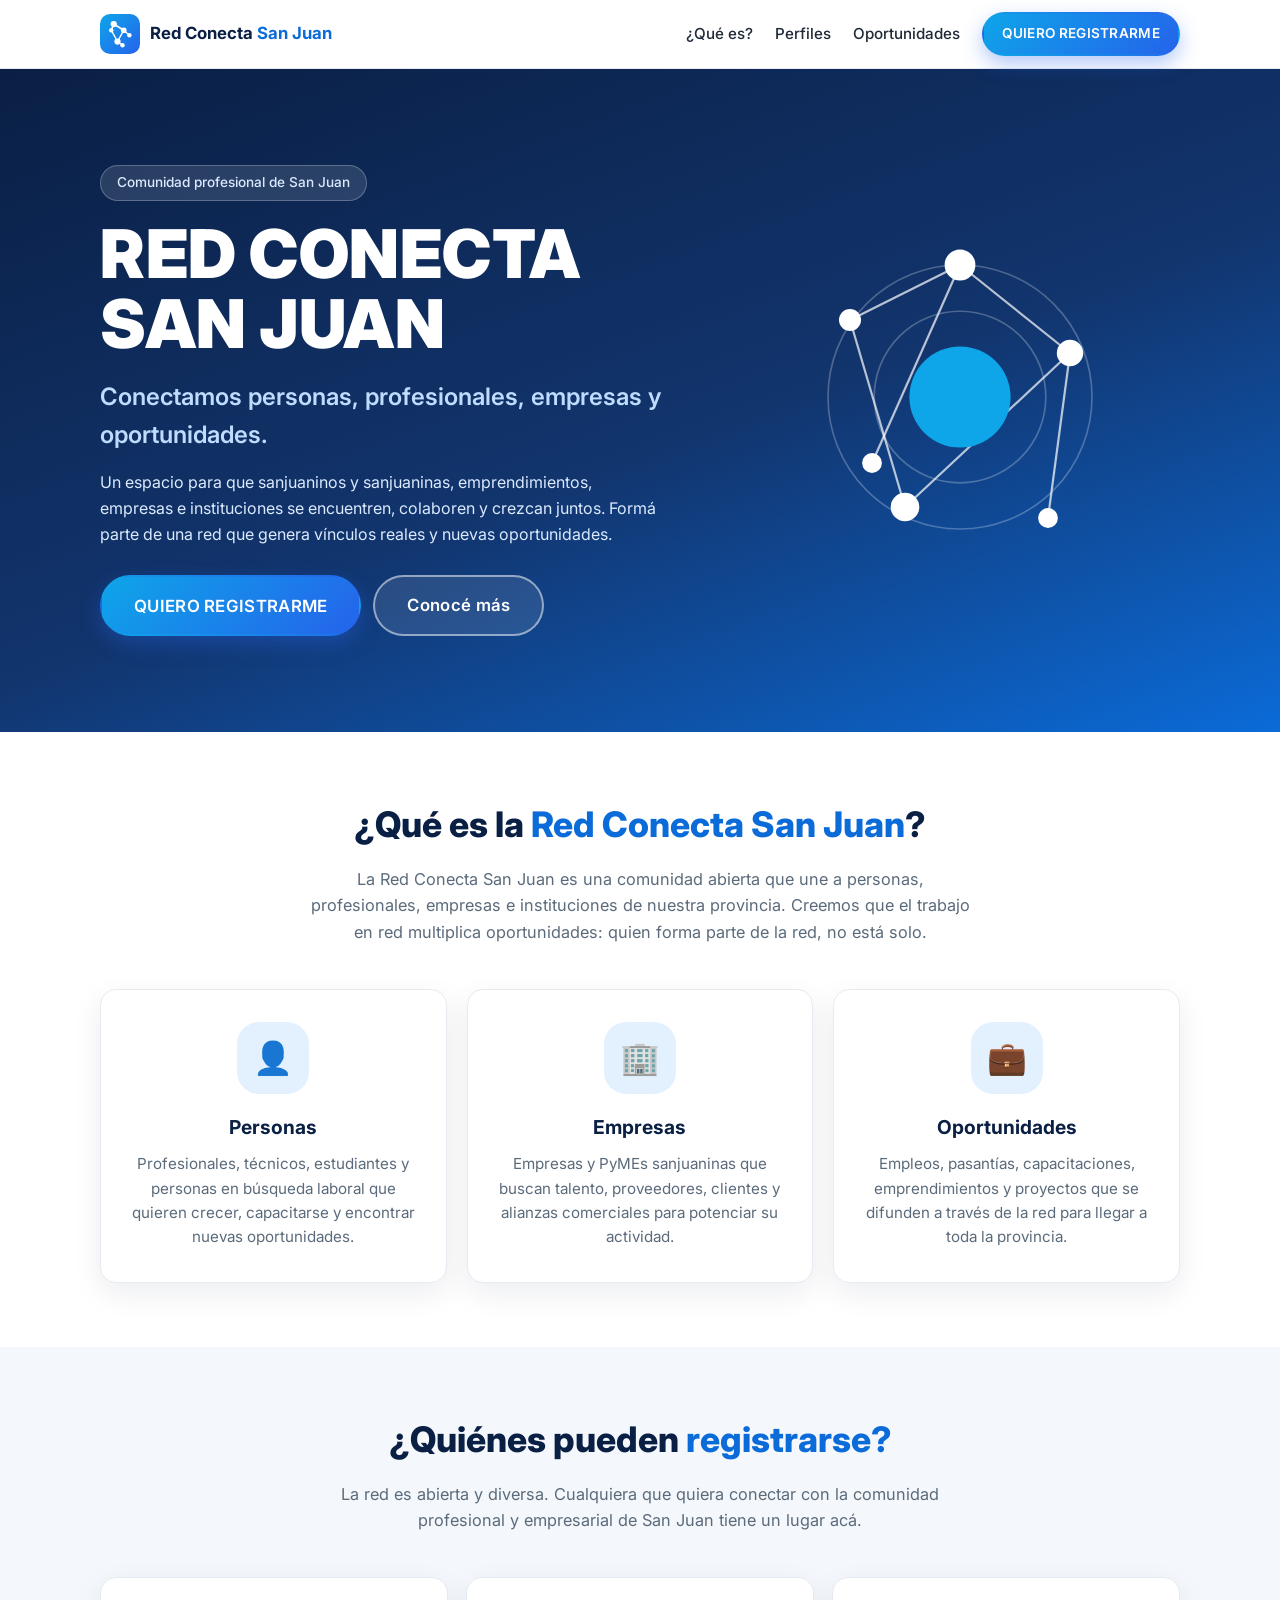
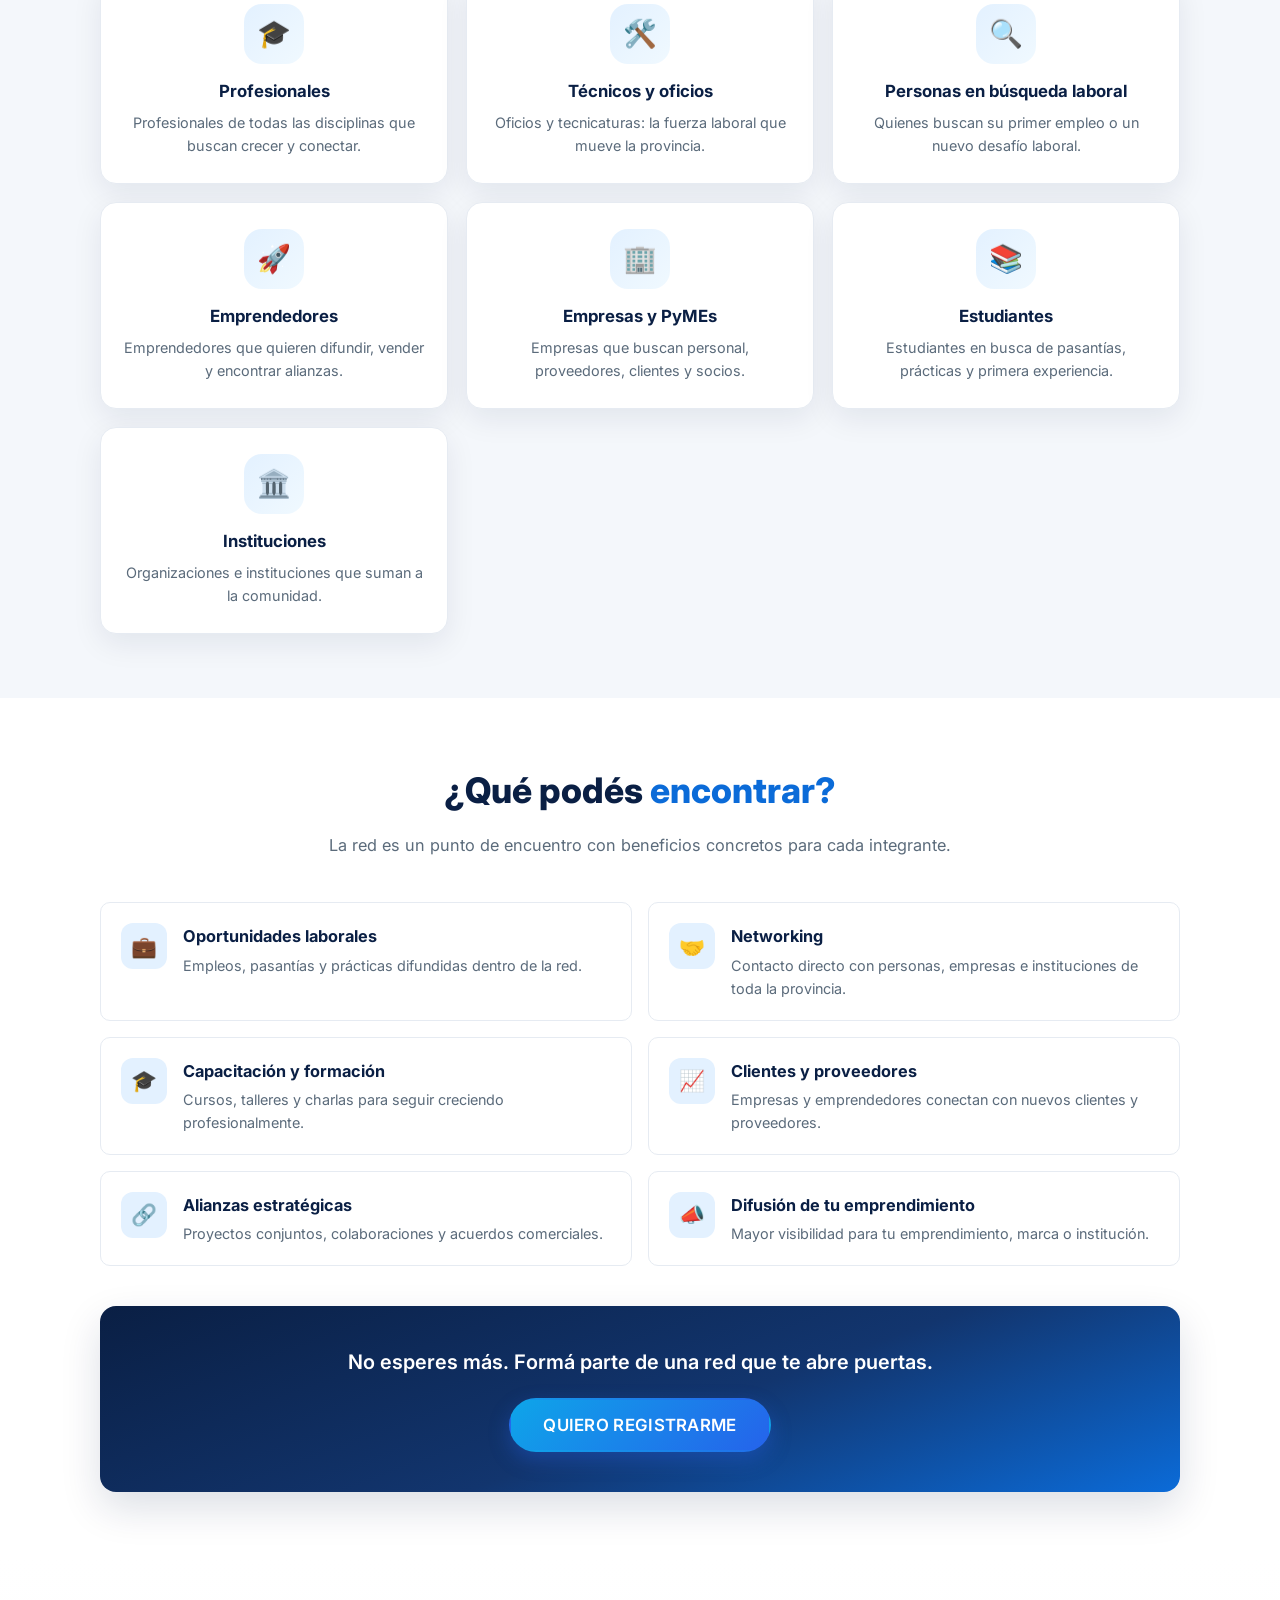
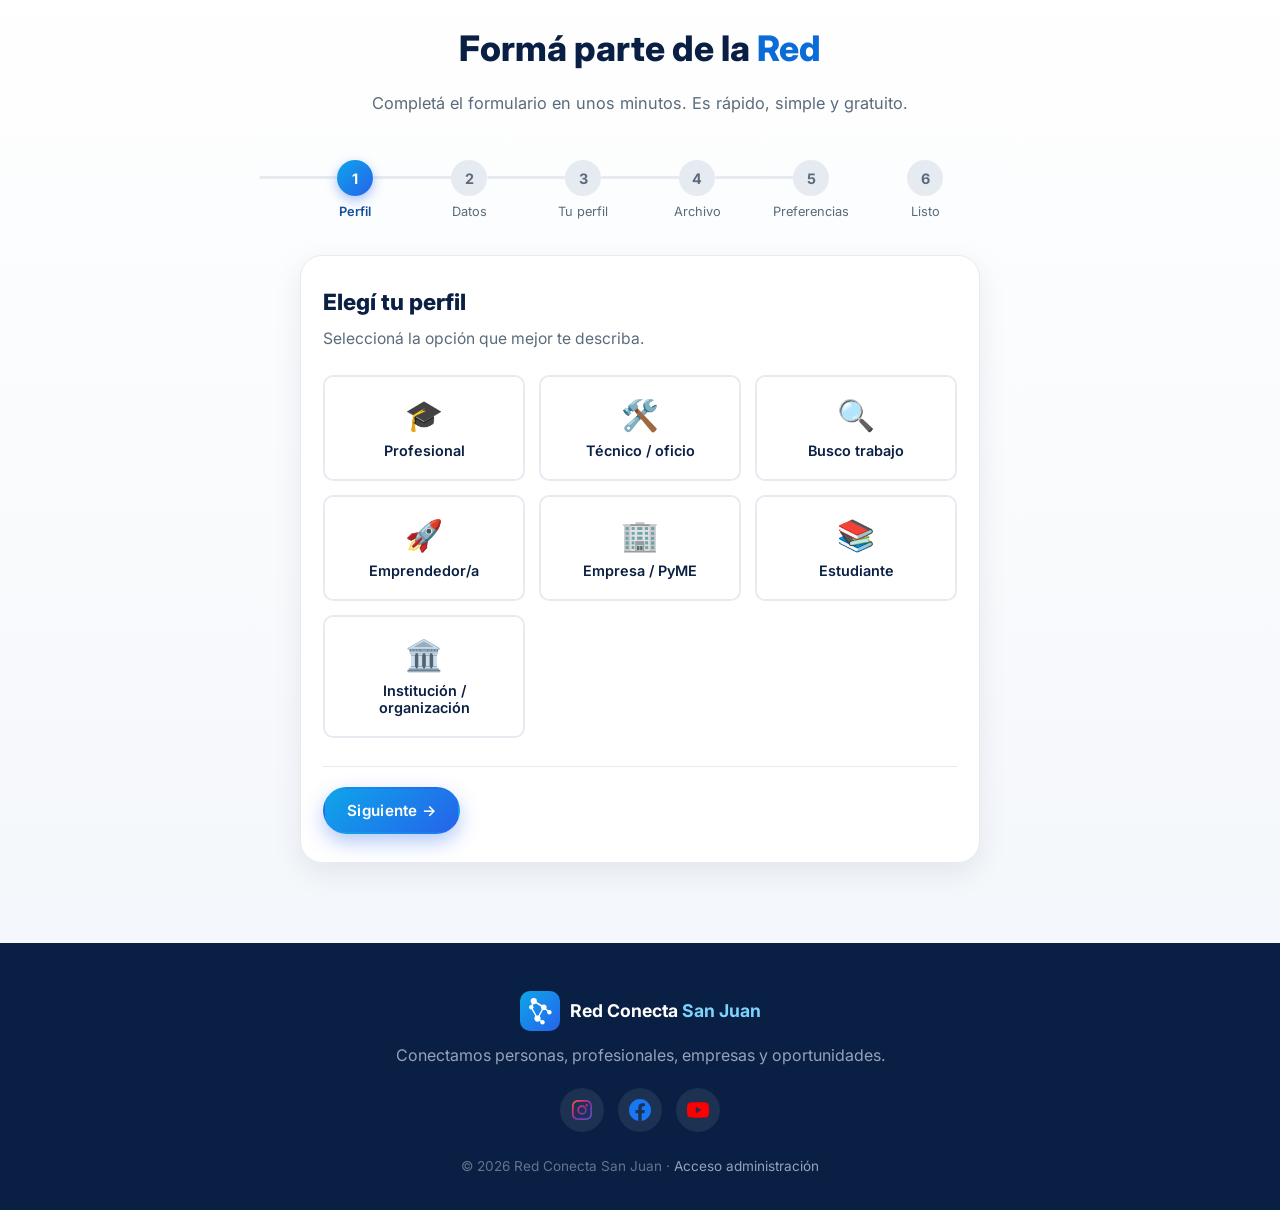
<file: index.html>
<!DOCTYPE html>
<html lang="es">
<head>
    <meta charset="UTF-8">
    <meta name="viewport" content="width=device-width, initial-scale=1.0">
    <meta name="description" content="Red Conecta San Juan - Conectamos personas, profesionales, empresas y oportunidades. Formate parte de la red y sumate a nuestra comunidad.">
    <title>Red Conecta San Juan</title>
    <link rel="icon" type="image/svg+xml" href="assets/imagenes/logo.svg">

    <!-- Google Fonts: Inter -->
    <link rel="preconnect" href="https://fonts.googleapis.com">
    <link rel="preconnect" href="https://fonts.gstatic.com" crossorigin>
    <link href="https://fonts.googleapis.com/css2?family=Inter:wght@400;500;600;700;800;900&display=swap" rel="stylesheet">

    <link rel="stylesheet" href="css/estilo.css">
</head>
<body>

    <!-- ==================== ENCABEZADO ==================== -->
    <header class="header">
        <div class="header-inner">
            <a class="header-logo" href="#inicio">
                <img src="assets/imagenes/logo.svg" alt="Logo Red Conecta San Juan" class="logo-img">
                <span class="logo-texto">Red Conecta <strong>San Juan</strong></span>
            </a>

            <nav class="header-nav" aria-label="Navegación principal">
                <a href="#que-es">¿Qué es?</a>
                <a href="#perfiles">Perfiles</a>
                <a href="#oportunidades">Oportunidades</a>
                <a class="btn btn-primario btn-header" href="#registro">QUIERO REGISTRARME</a>
            </nav>

            <button class="nav-toggle" id="nav-toggle" aria-label="Abrir menú">☰</button>
        </div>
    </header>

    <main>

        <!-- ==================== HERO ==================== -->
        <section class="hero" id="inicio">
            <div class="container hero-inner">
                <div class="hero-contenido">
                    <span class="hero-badge">Comunidad profesional de San Juan</span>
                    <h1 class="hero-titulo">RED CONECTA<br>SAN JUAN</h1>
                    <p class="hero-eslogan">Conectamos personas, profesionales, empresas y oportunidades.</p>
                    <p class="hero-texto">
                        Un espacio para que sanjuaninos y sanjuaninas, emprendimientos, empresas e
                        instituciones se encuentren, colaboren y crezcan juntos. Formá parte de una
                        red que genera vínculos reales y nuevas oportunidades.
                    </p>
                    <div class="hero-acciones">
                        <button class="btn btn-primario btn-lg btn-registrar" data-scroll="#registro">
                            QUIERO REGISTRARME
                        </button>
                        <a class="btn btn-secundario btn-lg" data-scroll="#que-es" href="#que-es">Conocé más</a>
                    </div>
                </div>

                <div class="hero-grafico" aria-hidden="true">
                    <!-- SVG decorativo: nodos conectados -->
                    <svg viewBox="0 0 400 380" fill="none" xmlns="http://www.w3.org/2000/svg">
                        <circle cx="200" cy="190" r="120" stroke="rgba(255,255,255,.25)" stroke-width="1.5"/>
                        <circle cx="200" cy="190" r="78" stroke="rgba(255,255,255,.25)" stroke-width="1.5"/>
                        <g stroke="rgba(255,255,255,.7)" stroke-width="2">
                            <line x1="200" y1="70" x2="300" y2="150"/>
                            <line x1="300" y1="150" x2="150" y2="290"/>
                            <line x1="150" y1="290" x2="100" y2="120"/>
                            <line x1="100" y1="120" x2="200" y2="70"/>
                            <line x1="200" y1="70" x2="120" y2="250"/>
                            <line x1="300" y1="150" x2="280" y2="300"/>
                        </g>
                        <g fill="#ffffff">
                            <circle cx="200" cy="70" r="14"/>
                            <circle cx="300" cy="150" r="12"/>
                            <circle cx="150" cy="290" r="13"/>
                            <circle cx="100" cy="120" r="10"/>
                            <circle cx="120" cy="250" r="9"/>
                            <circle cx="280" cy="300" r="9"/>
                        </g>
                        <circle cx="200" cy="190" r="46" fill="#0ea5e9"/>
                        <text x="200" y="199" text-anchor="middle" font-size="28">🤝</text>
                    </svg>
                </div>
            </div>
        </section>

        <!-- ==================== ¿QUÉ ES? ==================== -->
        <section class="seccion" id="que-es">
            <div class="container">
                <h2 class="seccion-titulo">¿Qué es la <span class="resaltado">Red Conecta San Juan</span>?</h2>
                <p class="seccion-intro">
                    La Red Conecta San Juan es una comunidad abierta que une a personas, profesionales,
                    empresas e instituciones de nuestra provincia. Creemos que el trabajo en red multiplica
                    oportunidades: quien forma parte de la red, no está solo.
                </p>

                <div class="grid-bloques">
                    <article class="bloque">
                        <span class="bloque-icono">👤</span>
                        <h3>Personas</h3>
                        <p>
                            Profesionales, técnicos, estudiantes y personas en búsqueda laboral que quieren
                            crecer, capacitarse y encontrar nuevas oportunidades.
                        </p>
                    </article>
                    <article class="bloque">
                        <span class="bloque-icono">🏢</span>
                        <h3>Empresas</h3>
                        <p>
                            Empresas y PyMEs sanjuaninas que buscan talento, proveedores, clientes y
                            alianzas comerciales para potenciar su actividad.
                        </p>
                    </article>
                    <article class="bloque">
                        <span class="bloque-icono">💼</span>
                        <h3>Oportunidades</h3>
                        <p>
                            Empleos, pasantías, capacitaciones, emprendimientos y proyectos que se
                            difunden a través de la red para llegar a toda la provincia.
                        </p>
                    </article>
                </div>
            </div>
        </section>

        <!-- ==================== ¿QUIÉNES PUEDEN REGISTRARSE? ==================== -->
        <section class="seccion seccion-gris" id="perfiles">
            <div class="container">
                <h2 class="seccion-titulo">¿Quiénes pueden <span class="resaltado">registrarse?</span></h2>
                <p class="seccion-intro">
                    La red es abierta y diversa. Cualquiera que quiera conectar con la comunidad
                    profesional y empresarial de San Juan tiene un lugar acá.
                </p>

                <div class="grid-tarjetas">
                    <article class="tarjeta-perfil">
                        <span class="tarjeta-icono">🎓</span>
                        <h3>Profesionales</h3>
                        <p>Profesionales de todas las disciplinas que buscan crecer y conectar.</p>
                    </article>
                    <article class="tarjeta-perfil">
                        <span class="tarjeta-icono">🛠️</span>
                        <h3>Técnicos y oficios</h3>
                        <p>Oficios y tecnicaturas: la fuerza laboral que mueve la provincia.</p>
                    </article>
                    <article class="tarjeta-perfil">
                        <span class="tarjeta-icono">🔍</span>
                        <h3>Personas en búsqueda laboral</h3>
                        <p>Quienes buscan su primer empleo o un nuevo desafío laboral.</p>
                    </article>
                    <article class="tarjeta-perfil">
                        <span class="tarjeta-icono">🚀</span>
                        <h3>Emprendedores</h3>
                        <p>Emprendedores que quieren difundir, vender y encontrar alianzas.</p>
                    </article>
                    <article class="tarjeta-perfil">
                        <span class="tarjeta-icono">🏢</span>
                        <h3>Empresas y PyMEs</h3>
                        <p>Empresas que buscan personal, proveedores, clientes y socios.</p>
                    </article>
                    <article class="tarjeta-perfil">
                        <span class="tarjeta-icono">📚</span>
                        <h3>Estudiantes</h3>
                        <p>Estudiantes en busca de pasantías, prácticas y primera experiencia.</p>
                    </article>
                    <article class="tarjeta-perfil">
                        <span class="tarjeta-icono">🏛️</span>
                        <h3>Instituciones</h3>
                        <p>Organizaciones e instituciones que suman a la comunidad.</p>
                    </article>
                </div>
            </div>
        </section>

        <!-- ==================== ¿QUÉ PODÉS ENCONTRAR? ==================== -->
        <section class="seccion" id="oportunidades">
            <div class="container">
                <h2 class="seccion-titulo">¿Qué podés <span class="resaltado">encontrar?</span></h2>
                <p class="seccion-intro">
                    La red es un punto de encuentro con beneficios concretos para cada integrante.
                </p>

                <div class="lista-oportunidades">
                    <div class="oportunidad">
                        <span class="oportunidad-icono">💼</span>
                        <div>
                            <h3>Oportunidades laborales</h3>
                            <p>Empleos, pasantías y prácticas difundidas dentro de la red.</p>
                        </div>
                    </div>
                    <div class="oportunidad">
                        <span class="oportunidad-icono">🤝</span>
                        <div>
                            <h3>Networking</h3>
                            <p>Contacto directo con personas, empresas e instituciones de toda la provincia.</p>
                        </div>
                    </div>
                    <div class="oportunidad">
                        <span class="oportunidad-icono">🎓</span>
                        <div>
                            <h3>Capacitación y formación</h3>
                            <p>Cursos, talleres y charlas para seguir creciendo profesionalmente.</p>
                        </div>
                    </div>
                    <div class="oportunidad">
                        <span class="oportunidad-icono">📈</span>
                        <div>
                            <h3>Clientes y proveedores</h3>
                            <p>Empresas y emprendedores conectan con nuevos clientes y proveedores.</p>
                        </div>
                    </div>
                    <div class="oportunidad">
                        <span class="oportunidad-icono">🔗</span>
                        <div>
                            <h3>Alianzas estratégicas</h3>
                            <p>Proyectos conjuntos, colaboraciones y acuerdos comerciales.</p>
                        </div>
                    </div>
                    <div class="oportunidad">
                        <span class="oportunidad-icono">📣</span>
                        <div>
                            <h3>Difusión de tu emprendimiento</h3>
                            <p>Mayor visibilidad para tu emprendimiento, marca o institución.</p>
                        </div>
                    </div>
                </div>

                <div class="cta-banner">
                    <p>No esperes más. Formá parte de una red que te abre puertas.</p>
                    <button class="btn btn-primario btn-lg btn-registrar" data-scroll="#registro">
                        QUIERO REGISTRARME
                    </button>
                </div>
            </div>
        </section>

        <!-- ==================== FORMULARIO MULTI-PASO ==================== -->
        <section class="seccion seccion-formulario" id="registro">
            <div class="container container-estrecho">
                <h2 class="seccion-titulo">Formá parte de la <span class="resaltado">Red</span></h2>
                <p class="seccion-intro">
                    Completá el formulario en unos minutos. Es rápido, simple y gratuito.
                </p>

                <!-- Indicador de progreso -->
                <ol class="progreso" id="progreso" aria-label="Progreso del formulario">
                    <li class="progreso-item activo" data-paso="1"><span class="progreso-numero">1</span><span class="progreso-etiqueta">Perfil</span></li>
                    <li class="progreso-item" data-paso="2"><span class="progreso-numero">2</span><span class="progreso-etiqueta">Datos</span></li>
                    <li class="progreso-item" data-paso="3"><span class="progreso-numero">3</span><span class="progreso-etiqueta">Tu perfil</span></li>
                    <li class="progreso-item" data-paso="4"><span class="progreso-numero">4</span><span class="progreso-etiqueta">Archivo</span></li>
                    <li class="progreso-item" data-paso="5"><span class="progreso-numero">5</span><span class="progreso-etiqueta">Preferencias</span></li>
                    <li class="progreso-item" data-paso="6"><span class="progreso-numero">6</span><span class="progreso-etiqueta">Listo</span></li>
                </ol>

                <form id="formulario-red" class="formulario" novalidate>

                    <!-- ============ PASO 1: PERFIL ============ -->
                    <div class="paso" data-paso="1">
                        <h3 class="paso-titulo">Elegí tu perfil</h3>
                        <p class="paso-subtitulo">Seleccioná la opción que mejor te describa.</p>

                        <div class="grid-perfiles" id="grid-perfiles" role="radiogroup" aria-label="Tipo de perfil">
                            <button type="button" class="opcion-perfil" data-valor="profesional">
                                <span class="opcion-icono">🎓</span>
                                <span class="opcion-nombre">Profesional</span>
                            </button>
                            <button type="button" class="opcion-perfil" data-valor="tecnico">
                                <span class="opcion-icono">🛠️</span>
                                <span class="opcion-nombre">Técnico / oficio</span>
                            </button>
                            <button type="button" class="opcion-perfil" data-valor="busco_trabajo">
                                <span class="opcion-icono">🔍</span>
                                <span class="opcion-nombre">Busco trabajo</span>
                            </button>
                            <button type="button" class="opcion-perfil" data-valor="emprendedor">
                                <span class="opcion-icono">🚀</span>
                                <span class="opcion-nombre">Emprendedor/a</span>
                            </button>
                            <button type="button" class="opcion-perfil" data-valor="empresa">
                                <span class="opcion-icono">🏢</span>
                                <span class="opcion-nombre">Empresa / PyME</span>
                            </button>
                            <button type="button" class="opcion-perfil" data-valor="estudiante">
                                <span class="opcion-icono">📚</span>
                                <span class="opcion-nombre">Estudiante</span>
                            </button>
                            <button type="button" class="opcion-perfil" data-valor="institucion">
                                <span class="opcion-icono">🏛️</span>
                                <span class="opcion-nombre">Institución / organización</span>
                            </button>
                        </div>
                        <p class="campo-error-perfil" id="error-perfil" hidden>Seleccioná un perfil para continuar.</p>
                    </div>

                    <!-- ============ PASO 2: DATOS ============ -->
                    <div class="paso" data-paso="2" hidden>
                        <h3 class="paso-titulo">Tus datos</h3>
                        <p class="paso-subtitulo">Estos datos son comunes para todos los perfiles.</p>

                        <div class="campo" id="grupo-nombre">
                            <label for="nombre_apellido">Nombre y apellido *</label>
                            <input type="text" id="nombre_apellido" name="nombre_apellido" placeholder="Ej: Juan Pérez" autocomplete="name">
                            <span class="campo-error">Ingresá tu nombre y apellido</span>
                        </div>

                        <div class="campo" id="grupo-localidad">
                            <label for="localidad">Localidad *</label>
                            <select id="localidad" name="localidad">
                                <option value="">Seleccioná tu localidad</option>
                                <option value="Albardón">Albardón</option>
                                <option value="Angaco">Angaco</option>
                                <option value="Calingasta">Calingasta</option>
                                <option value="Capital">Capital</option>
                                <option value="Caucete">Caucete</option>
                                <option value="Chimbas">Chimbas</option>
                                <option value="Iglesia">Iglesia</option>
                                <option value="Jáchal">Jáchal</option>
                                <option value="Nueve de Julio">Nueve de Julio</option>
                                <option value="Pocito">Pocito</option>
                                <option value="Rawson">Rawson</option>
                                <option value="Rivadavia">Rivadavia</option>
                                <option value="San Martín">San Martín</option>
                                <option value="Santa Lucía">Santa Lucía</option>
                                <option value="Sarmiento">Sarmiento</option>
                                <option value="Ullum">Ullum</option>
                                <option value="Valle Fértil">Valle Fértil</option>
                                <option value="Veinticinco de Mayo">Veinticinco de Mayo</option>
                                <option value="Zonda">Zonda</option>
                                <option value="otra">Otra</option>
                            </select>
                            <input type="text" id="localidad_otra" name="localidad_otra" placeholder="Escribí tu localidad" hidden>
                            <span class="campo-error">Seleccioná o indicá tu localidad</span>
                        </div>

                        <div class="campo" id="grupo-whatsapp">
                            <label for="whatsapp">WhatsApp *</label>
                            <input type="tel" id="whatsapp" name="whatsapp" placeholder="Ej: +54 9 264 4567890" autocomplete="tel">
                            <span class="campo-error">Ingresá un WhatsApp válido (ej: +54 9 264 4567890)</span>
                        </div>

                        <div class="campo" id="grupo-email">
                            <label for="email">Correo electrónico *</label>
                            <input type="email" id="email" name="email" placeholder="ejemplo@correo.com" autocomplete="email">
                            <span class="campo-error">Ingresá un email válido</span>
                        </div>

                        <div class="campo">
                            <label for="red_social">Instagram / LinkedIn <span class="opcional">(opcional)</span></label>
                            <input type="text" id="red_social" name="red_social" placeholder="Ej: @tuusuario o linkedin.com/in/tuperfil">
                        </div>
                    </div>

                    <!-- ============ PASO 3: PERFIL (DINÁMICO) ============ -->
                    <div class="paso" data-paso="3" hidden>
                        <h3 class="paso-titulo">Tu perfil</h3>
                        <p class="paso-subtitulo" id="paso3-subtitulo"></p>
                        <div id="paso3-campos"></div>
                    </div>

                    <!-- ============ PASO 4: ARCHIVO ============ -->
                    <div class="paso" data-paso="4" hidden>
                        <h3 class="paso-titulo">Adjuntar archivo</h3>
                        <p class="paso-subtitulo" id="paso4-subtitulo"></p>

                        <div class="campo" id="grupo-archivo">
                            <label for="archivo" id="zona-archivo" class="zona-archivo">
                                <span class="zona-icono">📎</span>
                                <span class="zona-titulo">Elegí un archivo</span>
                                <span class="zona-hint">PDF, DOC, DOCX, JPG o PNG · Máximo 5 MB</span>
                                <input type="file" id="archivo" name="archivo" accept=".pdf,.doc,.docx,.jpg,.jpeg,.png" hidden>
                            </label>
                            <div id="archivo-info" class="archivo-info" hidden>
                                <span id="archivo-nombre"></span>
                                <button type="button" class="btn-enlace" id="archivo-quitar">Quitar</button>
                            </div>
                            <span class="campo-error">El archivo debe ser PDF, DOC, DOCX, JPG o PNG y pesar menos de 5 MB</span>
                        </div>

                        <p class="nota">📌 Para profesionales y técnicos, recomendamos adjuntar tu <strong>CV</strong>. Para empresas, emprendedores e instituciones, un <strong>flyer o presentación</strong>.</p>
                    </div>

                    <!-- ============ PASO 5: PREFERENCIAS Y AUTORIZACIÓN ============ -->
                    <div class="paso" data-paso="5" hidden>
                        <h3 class="paso-titulo">Preferencias y autorización</h3>

                        <div class="campo" id="grupo-preferencias">
                            <label class="campo-etiqueta">¿Qué te gustaría encontrar en Conecta San Juan?</label>
                            <div class="lista-check">
                                <label class="check"><input type="checkbox" name="preferencias" value="Oportunidades laborales"> <span>Oportunidades laborales</span></label>
                                <label class="check"><input type="checkbox" name="preferencias" value="Networking"> <span>Networking</span></label>
                                <label class="check"><input type="checkbox" name="preferencias" value="Capacitación y formación"> <span>Capacitación y formación</span></label>
                                <label class="check"><input type="checkbox" name="preferencias" value="Clientes"> <span>Clientes</span></label>
                                <label class="check"><input type="checkbox" name="preferencias" value="Alianzas estratégicas"> <span>Alianzas estratégicas</span></label>
                                <label class="check"><input type="checkbox" name="preferencias" value="Difusión de mi emprendimiento"> <span>Difusión de mi emprendimiento</span></label>
                                <label class="check"><input type="checkbox" name="preferencias" value="Otra"> <span>Otra</span></label>
                            </div>
                            <span class="campo-error">Seleccioná al menos una preferencia</span>
                        </div>

                        <div class="campo" id="grupo-autorizaciones">
                            <label class="campo-etiqueta">Autorizaciones *</label>
                            <label class="check check-autorizacion"><input type="checkbox" id="autoriza_datos"> <span>Autorizo el uso de mis datos personales para formar parte de la Red Conecta San Juan.</span></label>
                            <label class="check check-autorizacion"><input type="checkbox" id="autoriza_contacto"> <span>Autorizo que me contacten por los canales indicados (WhatsApp / email / redes) con información de la red.</span></label>
                            <span class="campo-error">Debés aceptar ambas autorizaciones para continuar</span>
                        </div>
                    </div>

                    <!-- ============ PASO 6: ÉXITO ============ -->
                    <div class="paso" data-paso="6" hidden>
                        <div class="exito">
                            <span class="exito-icono">🎉</span>
                            <h3 class="exito-titulo">¡YA SOS PARTE DE LA RED! 🥰</h3>
                            <p class="exito-texto">
                                ¡Gracias por sumarte! Tu registro fue enviado correctamente. Te estaremos
                                contactando a la brevedad con más información sobre la Red Conecta San Juan.
                            </p>
                            <p class="exito-texto">
                                Mientras tanto, seguinos en nuestras redes para no perderte nada.
                            </p>
                            <div class="exito-redes">
                                <a class="btn btn-secundario" href="https://www.instagram.com/conectasj?igsh=MW10bTd6ZzM4MGJoYQ==" target="_blank" rel="noopener">
                                    <svg class="icono-red" viewBox="0 0 24 24" xmlns="http://www.w3.org/2000/svg" aria-hidden="true">
                                        <defs>
                                            <linearGradient id="igGradExito" x1="0" y1="0" x2="24" y2="24" gradientUnits="userSpaceOnUse">
                                                <stop stop-color="#F58529"/>
                                                <stop offset="30%" stop-color="#DD2A7B"/>
                                                <stop offset="60%" stop-color="#8134AF"/>
                                                <stop offset="100%" stop-color="#515BD4"/>
                                            </linearGradient>
                                        </defs>
                                        <rect x="2" y="2" width="20" height="20" rx="5.5" fill="none" stroke="url(#igGradExito)" stroke-width="1.8"/>
                                        <circle cx="12" cy="12" r="4.2" fill="none" stroke="url(#igGradExito)" stroke-width="1.8"/>
                                        <circle cx="17.2" cy="6.8" r="1.3" fill="url(#igGradExito)"/>
                                    </svg>
                                    Instagram
                                </a>
                                <a class="btn btn-secundario" href="https://www.facebook.com/share/1DfpVVdEUu/" target="_blank" rel="noopener">
                                    <svg class="icono-red" viewBox="0 0 24 24" xmlns="http://www.w3.org/2000/svg" fill="#1877F2" aria-hidden="true">
                                        <path d="M24 12.073C24 5.405 18.627 0 12 0S0 5.405 0 12.073C0 18.1 4.388 23.094 10.125 24v-8.437H7.078v-3.49h3.047v-2.66c0-3.026 1.792-4.697 4.533-4.697 1.313 0 2.686.235 2.686.235v2.971H15.83c-1.491 0-1.956.93-1.956 1.886v2.265h3.328l-.532 3.49h-2.796V24C19.612 23.094 24 18.1 24 12.073z"/>
                                    </svg>
                                    Facebook
                                </a>
                                <a class="btn btn-secundario" href="https://youtube.com/@conectasanjuan?si=jt7PzYbHiluZPdm-" target="_blank" rel="noopener">
                                    <svg class="icono-red" viewBox="0 0 24 24" xmlns="http://www.w3.org/2000/svg" fill="#FF0000" aria-hidden="true">
                                        <path d="M23.498 6.186a3.016 3.016 0 0 0-2.122-2.136C19.505 3.545 12 3.545 12 3.545s-7.505 0-9.377.505A3.017 3.017 0 0 0 .502 6.186C0 8.07 0 12 0 12s0 3.93.502 5.814a3.016 3.016 0 0 0 2.122 2.136c1.871.505 9.376.505 9.376.505s7.505 0 9.377-.505a3.015 3.015 0 0 0 2.122-2.136C24 15.93 24 12 24 12s0-3.93-.502-5.814zM9.545 15.568V8.432L15.818 12l-6.273 3.568z"/>
                                    </svg>
                                    YouTube
                                </a>
                            </div>
                        </div>
                    </div>

                    <!-- ============ NAVEGACIÓN DEL FORMULARIO ============ -->
                    <div class="formulario-nav" id="formulario-nav">
                        <button type="button" class="btn btn-secundario" id="btn-anterior" hidden>← Atrás</button>
                        <button type="button" class="btn btn-primario" id="btn-siguiente">Siguiente →</button>
                        <button type="submit" class="btn btn-primario" id="btn-enviar" hidden>Enviar registro</button>
                    </div>

                    <!-- Mensaje de error general (fallo de red / Supabase) -->
                    <div class="formulario-mensaje" id="formulario-mensaje" hidden></div>
                </form>
            </div>
        </section>
    </main>

    <!-- ==================== PIE DE PÁGINA ==================== -->
    <footer class="footer">
        <div class="container footer-inner">
            <div class="footer-logo">
                <img src="assets/imagenes/logo.svg" alt="Logo Red Conecta San Juan" class="logo-img">
                <span>Red Conecta <strong>San Juan</strong></span>
            </div>
            <p class="footer-eslogan">Conectamos personas, profesionales, empresas y oportunidades.</p>
            <div class="footer-redes">
                <a class="footer-red" href="https://www.instagram.com/conectasj?igsh=MW10bTd6ZzM4MGJoYQ==" target="_blank" rel="noopener" aria-label="Instagram">
                    <svg viewBox="0 0 24 24" xmlns="http://www.w3.org/2000/svg" aria-hidden="true">
                        <defs>
                            <linearGradient id="igGradFooter" x1="0" y1="0" x2="24" y2="24" gradientUnits="userSpaceOnUse">
                                <stop stop-color="#F58529"/>
                                <stop offset="30%" stop-color="#DD2A7B"/>
                                <stop offset="60%" stop-color="#8134AF"/>
                                <stop offset="100%" stop-color="#515BD4"/>
                            </linearGradient>
                        </defs>
                        <rect x="2" y="2" width="20" height="20" rx="5.5" fill="none" stroke="url(#igGradFooter)" stroke-width="1.8"/>
                        <circle cx="12" cy="12" r="4.2" fill="none" stroke="url(#igGradFooter)" stroke-width="1.8"/>
                        <circle cx="17.2" cy="6.8" r="1.3" fill="url(#igGradFooter)"/>
                    </svg>
                </a>
                <a class="footer-red" href="https://www.facebook.com/share/1DfpVVdEUu/" target="_blank" rel="noopener" aria-label="Facebook">
                    <svg viewBox="0 0 24 24" xmlns="http://www.w3.org/2000/svg" fill="#1877F2" aria-hidden="true">
                        <path d="M24 12.073C24 5.405 18.627 0 12 0S0 5.405 0 12.073C0 18.1 4.388 23.094 10.125 24v-8.437H7.078v-3.49h3.047v-2.66c0-3.026 1.792-4.697 4.533-4.697 1.313 0 2.686.235 2.686.235v2.971H15.83c-1.491 0-1.956.93-1.956 1.886v2.265h3.328l-.532 3.49h-2.796V24C19.612 23.094 24 18.1 24 12.073z"/>
                    </svg>
                </a>
                <a class="footer-red" href="https://youtube.com/@conectasanjuan?si=jt7PzYbHiluZPdm-" target="_blank" rel="noopener" aria-label="YouTube">
                    <svg viewBox="0 0 24 24" xmlns="http://www.w3.org/2000/svg" fill="#FF0000" aria-hidden="true">
                        <path d="M23.498 6.186a3.016 3.016 0 0 0-2.122-2.136C19.505 3.545 12 3.545 12 3.545s-7.505 0-9.377.505A3.017 3.017 0 0 0 .502 6.186C0 8.07 0 12 0 12s0 3.93.502 5.814a3.016 3.016 0 0 0 2.122 2.136c1.871.505 9.376.505 9.376.505s7.505 0 9.377-.505a3.015 3.015 0 0 0 2.122-2.136C24 15.93 24 12 24 12s0-3.93-.502-5.814zM9.545 15.568V8.432L15.818 12l-6.273 3.568z"/>
                    </svg>
                </a>
            </div>
            <p class="footer-credito">© <span id="anio"></span> Red Conecta San Juan · <a href="admin.html">Acceso administración</a></p>
        </div>
    </footer>

    <!-- Scripts -->
    <script src="js/config.js"></script>
    <script src="js/supabase.js"></script>
    <script src="js/ui-controller.js"></script>
    <script src="js/form-handler.js"></script>
</body>
</html>
</file>
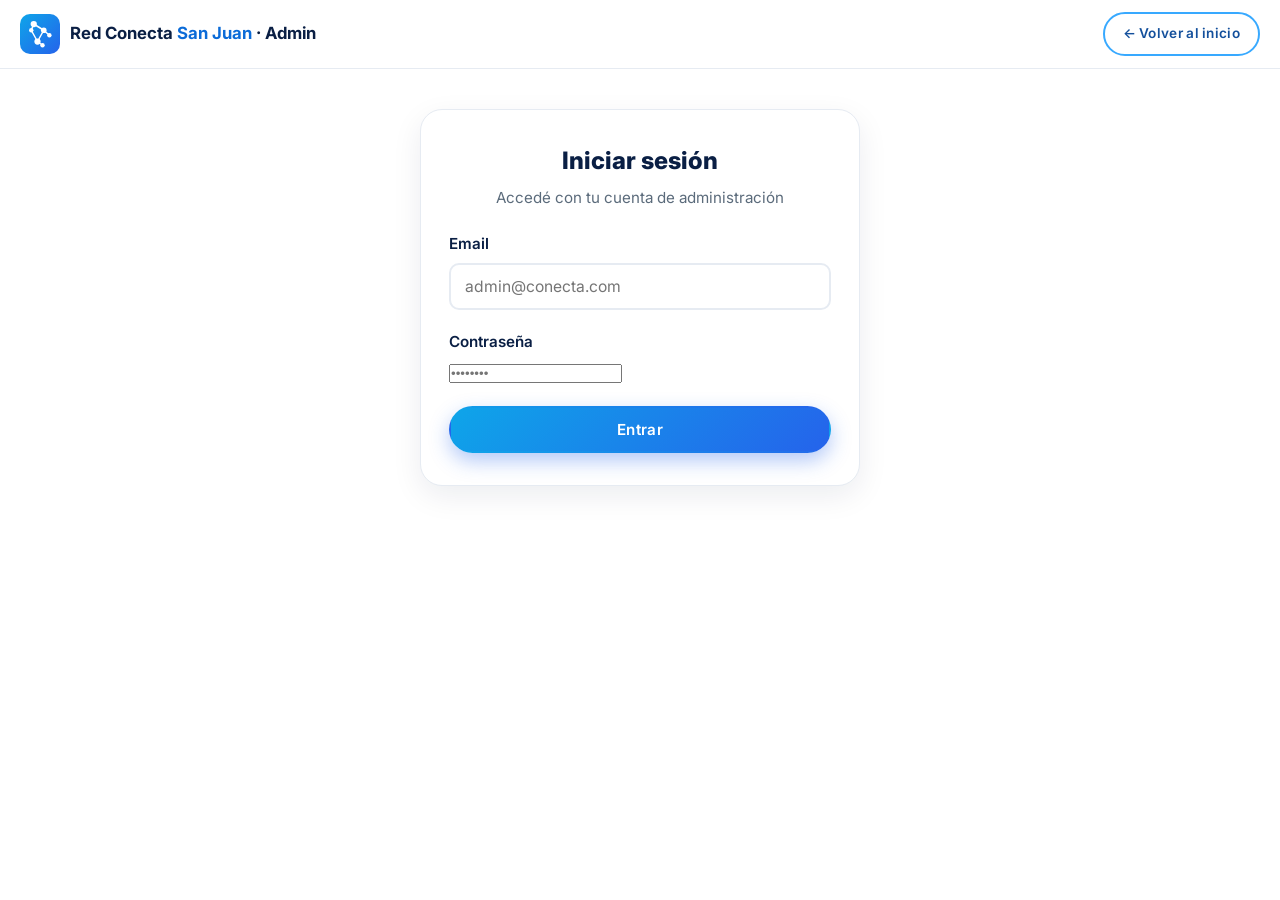
<file: admin.html>
<!DOCTYPE html>
<html lang="es">
<head>
    <meta charset="UTF-8">
    <meta name="viewport" content="width=device-width, initial-scale=1.0">
    <meta name="robots" content="noindex">
    <title>Panel de Administración - Red Conecta San Juan</title>
    <link rel="icon" type="image/svg+xml" href="assets/imagenes/logo.svg">

    <link rel="preconnect" href="https://fonts.googleapis.com">
    <link rel="preconnect" href="https://fonts.gstatic.com" crossorigin>
    <link href="https://fonts.googleapis.com/css2?family=Inter:wght@400;500;600;700;800;900&display=swap" rel="stylesheet">

    <link rel="stylesheet" href="css/estilo.css">
</head>
<body class="admin-body">

    <!-- ==================== ENCABEZADO ==================== -->
    <header class="header">
        <div class="header-inner">
            <a class="header-logo" href="index.html">
                <img src="assets/imagenes/logo.svg" alt="Logo Red Conecta San Juan" class="logo-img">
                <span class="logo-texto">Red Conecta <strong>San Juan</strong> · Admin</span>
            </a>
            <a class="btn btn-secundario btn-header" href="index.html">← Volver al inicio</a>
        </div>
    </header>

    <main class="container">

        <!-- ===================== LOGIN ===================== -->
        <div id="login-panel" class="auth-panel">
            <h2>Iniciar sesión</h2>
            <p class="auth-subtitulo">Accedé con tu cuenta de administración</p>

            <div id="login-mensaje" class="mensaje"></div>

            <form id="login-form" novalidate>
                <div class="campo" id="login-email-grupo">
                    <label for="login-email">Email</label>
                    <input type="email" id="login-email" placeholder="admin@conecta.com" autocomplete="email">
                    <span class="campo-error">Ingresá un email válido</span>
                </div>
                <div class="campo" id="login-password-grupo">
                    <label for="login-password">Contraseña</label>
                    <input type="password" id="login-password" placeholder="••••••••" autocomplete="current-password">
                    <span class="campo-error">Ingresá tu contraseña</span>
                </div>
                <button type="submit" class="btn btn-primario btn-block" id="btn-login">
                    <span class="spinner spinner-oscuro"></span>
                    Entrar
                </button>
            </form>
        </div>

        <!-- ===================== PANEL DE REGISTROS ===================== -->
        <section id="admin-panel" hidden>
            <div class="admin-header">
                <h2 class="admin-titulo">Registros de la Red</h2>
                <div>
                    <span class="header-usuario-nombre">👤 <span id="usuario-nombre"></span></span>
                    <button class="btn btn-secundario btn-sm" id="btn-cerrar-sesion">Cerrar sesión</button>
                </div>
            </div>

            <div id="admin-mensaje" class="mensaje"></div>

            <div class="admin-filtros">
                <div class="filtro-busqueda">
                    <input type="search" id="busqueda" placeholder="Buscar por nombre, email, localidad o WhatsApp…">
                </div>
                <select id="filtro-perfil" aria-label="Filtrar por tipo de perfil">
                    <option value="">Todos los perfiles</option>
                </select>
                <span class="contador-resultados" id="contador-resultados"></span>
            </div>

            <div class="table-wrap">
                <table class="tabla-admin">
                    <thead>
                        <tr>
                            <th>Fecha</th>
                            <th>Nombre</th>
                            <th>Email</th>
                            <th>Tipo de perfil</th>
                            <th>Localidad</th>
                            <th>WhatsApp</th>
                            <th>Red</th>
                            <th>Archivo</th>
                            <th>Autoriza</th>
                            <th>Acciones</th>
                        </tr>
                    </thead>
                    <tbody id="tabla-registros">
                        <tr>
                            <td colspan="10">
                                <div class="empty-state">
                                    <span class="empty-icono">⏳</span>
                                    Cargando registros…
                                </div>
                            </td>
                        </tr>
                    </tbody>
                </table>
            </div>
        </section>

        <!-- ===================== MODAL DETALLE ===================== -->
        <div class="modal-overlay" id="modal-detalle" hidden>
            <div class="modal" role="dialog" aria-modal="true" aria-labelledby="modal-titulo">
                <div class="modal-header">
                    <h3 id="modal-titulo">Detalle del registro</h3>
                    <button type="button" class="modal-cerrar" id="modal-cerrar" aria-label="Cerrar">×</button>
                </div>
                <div class="modal-cuerpo" id="modal-contenido"></div>
            </div>
        </div>
    </main>

    <!-- ==================== SCRIPTS ==================== -->
    <script src="js/config.js"></script>
    <script src="js/supabase.js"></script>
    <script src="js/auth.js"></script>
    <script>
        document.addEventListener('DOMContentLoaded', function() {
            const loginPanel = document.getElementById('login-panel');
            const adminPanel = document.getElementById('admin-panel');
            const mensajeLogin = document.getElementById('login-mensaje');
            const mensajeAdmin = document.getElementById('admin-mensaje');

            /* ==================== UTILIDADES ==================== */

            function mostrarMensaje(contenedor, texto, tipo) {
                contenedor.textContent = texto;
                contenedor.className = 'mensaje mensaje-' + tipo + ' visible';
            }

            function validarCampo(grupoId, condicionValida) {
                const grupo = document.getElementById(grupoId);
                if (condicionValida()) {
                    grupo.classList.remove('invalido');
                    return true;
                }
                grupo.classList.add('invalido');
                return false;
            }

            function esEmailValido(email) {
                return /^[^\s@]+@[^\s@]+\.[^\s@]+$/.test(email);
            }

            /* ==================== LOGIN ==================== */

            document.getElementById('login-form').addEventListener('submit', async function(e) {
                e.preventDefault();

                const email = document.getElementById('login-email').value.trim();
                const password = document.getElementById('login-password').value;

                const emailOk = validarCampo('login-email-grupo', () => esEmailValido(email));
                const passOk = validarCampo('login-password-grupo', () => password.length > 0);
                if (!emailOk || !passOk) return;

                const btn = document.getElementById('btn-login');
                btn.disabled = true;
                btn.classList.add('btn-loading');

                try {
                    await iniciarSesion(email, password);
                    mostrarPanelAdmin();
                } catch (error) {
                    mostrarMensaje(mensajeLogin, '❌ ' + error.message, 'error');
                } finally {
                    btn.disabled = false;
                    btn.classList.remove('btn-loading');
                }
            });

            /* ==================== PANEL ADMIN ==================== */

            function mostrarPanelAdmin() {
                loginPanel.hidden = true;
                adminPanel.hidden = false;
                document.getElementById('usuario-nombre').textContent = nombreUsuario();
                cargarRegistros();
            }

            document.getElementById('btn-cerrar-sesion').addEventListener('click', function() {
                cerrarSesion(true);
            });

            // Nombres legibles de los tipos de perfil
            const etiquetasPerfil = {
                profesional: 'Profesional',
                tecnico: 'Técnico / oficio',
                busco_trabajo: 'Busco trabajo',
                emprendedor: 'Emprendedor/a',
                empresa: 'Empresa / PyME',
                estudiante: 'Estudiante',
                institucion: 'Institución'
            };

            function escapar(texto) {
                const div = document.createElement('div');
                div.textContent = texto;
                return div.innerHTML;
            }

            function formatearFecha(iso) {
                if (!iso) return '—';
                const fecha = new Date(iso);
                if (isNaN(fecha)) return '—';
                return fecha.toLocaleDateString('es-AR', {
                    day: '2-digit',
                    month: '2-digit',
                    year: 'numeric',
                    hour: '2-digit',
                    minute: '2-digit'
                });
            }

            // Fecha en dos líneas (día + hora) para la tabla
            function fechaPartes(iso) {
                if (!iso) return ['—', ''];
                const fecha = new Date(iso);
                if (isNaN(fecha)) return ['—', ''];
                return [
                    fecha.toLocaleDateString('es-AR', { day: '2-digit', month: '2-digit', year: 'numeric' }),
                    fecha.toLocaleTimeString('es-AR', { hour: '2-digit', minute: '2-digit' })
                ];
            }

            // Normalizar texto para búsqueda (minúsculas y sin acentos)
            function normalizar(texto) {
                return String(texto || '')
                    .toLowerCase()
                    .normalize('NFD')
                    .replace(/[\u0300-\u036f]/g, '');
            }

            // Iniciales para el avatar (ej: "María López" → "ML")
            function iniciales(nombre) {
                const partes = String(nombre || '').trim().split(/\s+/).filter(Boolean);
                if (!partes.length) return '?';
                if (partes.length === 1) return partes[0].slice(0, 2).toUpperCase();
                return (partes[0][0] + partes[partes.length - 1][0]).toUpperCase();
            }

            // Color del badge según el tipo de perfil
            const COLORES_PERFIL = {
                profesional: 'azul',
                tecnico: 'naranja',
                busco_trabajo: 'verde',
                emprendedor: 'violeta',
                empresa: 'rosa',
                estudiante: 'cian',
                institucion: 'ambar'
            };

            function badgeClase(tipo) {
                return `badge-perfil badge-perfil--${COLORES_PERFIL[tipo] || 'gris'}`;
            }

            // Etiquetas legibles de los campos de perfil (en orden de aparición)
            const CAMPOS_PERFIL_ORDEN = [
                ['profesion', 'Profesión / actividad'],
                ['especialidad', 'Especialidad'],
                ['experiencia', 'Experiencia'],
                ['interes', '¿Qué buscás?'],
                ['nombre_emprendimiento', 'Nombre del emprendimiento'],
                ['rubro', 'Rubro'],
                ['localidad_emprendimiento', 'Localidad del emprendimiento'],
                ['ofreces', '¿Qué ofrecés?'],
                ['nombre_empresa', 'Nombre de la empresa'],
                ['carrera', 'Carrera'],
                ['institucion', 'Institución educativa'],
                ['anio_cursado', 'Año que cursás'],
                ['nombre_institucion', 'Nombre de la institución']
            ];

            function humanizar(clave) {
                return String(clave)
                    .replace(/_/g, ' ')
                    .replace(/\b\w/g, (letra) => letra.toUpperCase());
            }

            function valorLegible(valor) {
                if (Array.isArray(valor)) return valor.join(', ');
                if (valor == null) return '';
                return String(valor);
            }

            // Lista ordenada y etiquetada de todos los datos de un registro.
            // Se reutiliza en el modal "Ver", en la descarga TXT y en el resumen de la tabla.
            function camposLegibles(registro) {
                const campos = [];
                campos.push({ seccion: 'Datos personales', label: 'Fecha de registro', valor: formatearFecha(registro.fecha_registro) });
                campos.push({ seccion: 'Datos personales', label: 'Tipo de perfil', valor: etiquetasPerfil[registro.tipo_perfil] || registro.tipo_perfil || '—' });
                campos.push({ seccion: 'Datos personales', label: 'Nombre y apellido', valor: registro.nombre_apellido || '—' });
                campos.push({ seccion: 'Datos personales', label: 'Localidad', valor: registro.localidad || '—' });
                campos.push({ seccion: 'Datos personales', label: 'WhatsApp', valor: registro.whatsapp || '—' });
                campos.push({ seccion: 'Datos personales', label: 'Email', valor: registro.email || '—' });
                campos.push({ seccion: 'Datos personales', label: 'Red social', valor: registro.red_social || '—' });
                if (registro.archivo_url) {
                    campos.push({ seccion: 'Datos personales', label: 'Archivo adjunto', valor: registro.archivo_nombre || 'Ver archivo', url: registro.archivo_url });
                } else {
                    campos.push({ seccion: 'Datos personales', label: 'Archivo adjunto', valor: '—' });
                }

                const detalles = registro.perfil_detalles || {};

                CAMPOS_PERFIL_ORDEN.forEach(([clave, etiqueta]) => {
                    const valor = valorLegible(detalles[clave]);
                    if (valor) campos.push({ seccion: 'Detalles del perfil', label: etiqueta, valor });
                });

                Object.keys(detalles).forEach((clave) => {
                    const esConocida = CAMPOS_PERFIL_ORDEN.some(([c]) => c === clave);
                    if (esConocida) return;
                    const valor = valorLegible(detalles[clave]);
                    if (valor) campos.push({ seccion: 'Detalles del perfil', label: humanizar(clave), valor });
                });

                if (Array.isArray(registro.preferencias) && registro.preferencias.length) {
                    campos.push({ seccion: 'Preferencias', label: 'Quiere encontrar', valor: registro.preferencias.join(', ') });
                }

                campos.push({ seccion: 'Autorizaciones', label: 'Autoriza uso de datos', valor: registro.autoriza_datos ? 'Sí ✅' : 'No ❌' });
                campos.push({ seccion: 'Autorizaciones', label: 'Autoriza contacto', valor: registro.autoriza_contacto ? 'Sí ✅' : 'No ❌' });

                return campos;
            }

            // Texto legible para la descarga TXT
            function textoTXT(registro) {
                const lineas = [];
                lineas.push('============================================');
                lineas.push('REGISTRO DE LA RED CONECTA SAN JUAN');
                lineas.push('============================================');
                let seccionActual = null;
                camposLegibles(registro).forEach((campo) => {
                    if (campo.seccion !== seccionActual) {
                        seccionActual = campo.seccion;
                        lineas.push('');
                        lineas.push(`--- ${campo.seccion} ---`);
                    }
                    const sufijo = campo.url ? ` (${campo.url})` : '';
                    lineas.push(`${campo.label}: ${campo.valor}${sufijo}`);
                });
                lineas.push('');
                lineas.push(`Generado el ${new Date().toLocaleString('es-AR')}`);
                return lineas.join('\n');
            }

            // Descargar un registro en formato TXT
            function descargarTXT(registro) {
                const contenido = '\uFEFF' + textoTXT(registro);
                const blob = new Blob([contenido], { type: 'text/plain;charset=utf-8' });
                const url = URL.createObjectURL(blob);

                const base = (registro.nombre_apellido || 'registro')
                    .toLowerCase()
                    .normalize('NFD')
                    .replace(/[\u0300-\u036f]/g, '')
                    .replace(/[^a-z0-9]+/g, '-')
                    .replace(/^-+|-+$/g, '') || 'registro';
                const fecha = (registro.fecha_registro || '').slice(0, 10) || new Date().toISOString().slice(0, 10);

                const enlace = document.createElement('a');
                enlace.href = url;
                enlace.download = `registro_${base}_${fecha}.txt`;
                document.body.appendChild(enlace);
                enlace.click();
                enlace.remove();
                setTimeout(() => URL.revokeObjectURL(url), 1000);
            }

            /* ==================== MODAL DETALLE ==================== */

            function abrirModal(registro) {
                document.getElementById('modal-titulo').textContent = registro.nombre_apellido || 'Registro';
                const contenido = document.getElementById('modal-contenido');
                let seccionActual = null;
                let html = '';
                camposLegibles(registro).forEach((campo) => {
                    if (campo.seccion !== seccionActual) {
                        seccionActual = campo.seccion;
                        html += `<h4 class="modal-seccion">${escapar(campo.seccion)}</h4>`;
                    }
                    const valorHtml = campo.url
                        ? `<a href="${escapar(campo.url)}" target="_blank" rel="noopener">${escapar(campo.valor)}</a>`
                        : escapar(campo.valor).replace(/\n/g, '<br>');
                    html += `
                        <div class="detalle-fila">
                            <span class="detalle-etiqueta">${escapar(campo.label)}</span>
                            <span class="detalle-valor">${valorHtml}</span>
                        </div>`;
                });
                contenido.innerHTML = html;
                document.getElementById('modal-detalle').hidden = false;
                document.body.classList.add('no-scroll');
            }

            function cerrarModal() {
                document.getElementById('modal-detalle').hidden = true;
                document.body.classList.remove('no-scroll');
            }

            let registrosActuales = [];

            function registrosFiltrados() {
                const q = normalizar(document.getElementById('busqueda').value);
                const perfil = document.getElementById('filtro-perfil').value;

                return registrosActuales.filter((registro) => {
                    if (perfil && registro.tipo_perfil !== perfil) return false;
                    if (!q) return true;
                    return ['nombre_apellido', 'email', 'localidad', 'whatsapp'].some((clave) =>
                        normalizar(registro[clave]).includes(q)
                    );
                });
            }

            function filaRegistro(registro) {
                const [dia, hora] = fechaPartes(registro.fecha_registro);
                const whatsapp = String(registro.whatsapp || '').replace(/\D/g, '');

                return `
                    <tr>
                        <td data-label="Fecha"><span class="fecha-fila">${escapar(dia)}</span>${hora ? `<span class="hora-fila">${escapar(hora)}</span>` : ''}</td>
                        <td data-label="Nombre">
                            <div class="celda-nombre">
                                <span class="avatar">${escapar(iniciales(registro.nombre_apellido))}</span>
                                <strong>${escapar(registro.nombre_apellido)}</strong>
                            </div>
                        </td>
                        <td data-label="Email"><span class="celda-secundaria">${escapar(registro.email || '—')}</span></td>
                        <td data-label="Tipo de perfil"><span class="badge ${badgeClase(registro.tipo_perfil)}">${escapar(etiquetasPerfil[registro.tipo_perfil] || registro.tipo_perfil || '')}</span></td>
                        <td data-label="Localidad">${escapar(registro.localidad || '—')}</td>
                        <td data-label="WhatsApp">${whatsapp
                            ? `<a href="https://wa.me/${whatsapp}" target="_blank" rel="noopener" class="wa-link">${escapar(registro.whatsapp)}</a>`
                            : '—'}</td>
                        <td data-label="Red"><span class="celda-secundaria">${escapar(registro.red_social || '—')}</span></td>
                        <td data-label="Archivo">${registro.archivo_url
                            ? `<a href="${escapar(registro.archivo_url)}" target="_blank" rel="noopener">${escapar(registro.archivo_nombre || 'Ver archivo')}</a>`
                            : '—'}</td>
                        <td data-label="Autoriza">
                            ${registro.autoriza_datos ? '✅ Datos' : '❌ Datos'}
                            ${registro.autoriza_contacto ? '· ✅ Contacto' : '· ❌ Contacto'}
                        </td>
                        <td data-label="Acciones">
                            <div class="acciones">
                                <button type="button" class="btn btn-secundario btn-sm" data-ver="${registro.id}">Ver</button>
                                <button type="button" class="btn btn-primario btn-sm" data-descargar="${registro.id}">Descargar</button>
                                <button type="button" class="btn btn-danger btn-sm" data-eliminar="${registro.id}" data-nombre="${escapar(registro.nombre_apellido)}">Eliminar</button>
                            </div>
                        </td>
                    </tr>
                `;
            }

            function actualizarContador(mostrados, total) {
                const contador = document.getElementById('contador-resultados');
                contador.textContent = total ? `${mostrados} de ${total} registros` : '';
            }

            function renderTabla() {
                const tbody = document.getElementById('tabla-registros');
                const total = registrosActuales.length;
                const filtrados = registrosFiltrados();
                actualizarContador(filtrados.length, total);

                if (!total) {
                    tbody.innerHTML = `
                        <tr>
                            <td colspan="10">
                                <div class="empty-state">
                                    <span class="empty-icono">🌱</span>
                                    Todavía no hay registros en la red.
                                </div>
                            </td>
                        </tr>
                    `;
                    return;
                }

                if (!filtrados.length) {
                    tbody.innerHTML = `
                        <tr>
                            <td colspan="10">
                                <div class="empty-state">
                                    <span class="empty-icono">🔍</span>
                                    No se encontraron registros para la búsqueda.
                                </div>
                            </td>
                        </tr>
                    `;
                    return;
                }

                tbody.innerHTML = filtrados.map(filaRegistro).join('');

                // Delegación: ver detalle en el modal
                tbody.querySelectorAll('[data-ver]').forEach((btn) => {
                    btn.addEventListener('click', () => {
                        const registro = filtrados.find((r) => String(r.id) === btn.dataset.ver);
                        if (registro) abrirModal(registro);
                    });
                });

                // Delegación: descargar registro en TXT
                tbody.querySelectorAll('[data-descargar]').forEach((btn) => {
                    btn.addEventListener('click', () => {
                        const registro = filtrados.find((r) => String(r.id) === btn.dataset.descargar);
                        if (registro) descargarTXT(registro);
                    });
                });

                // Delegación: eliminar registros
                tbody.querySelectorAll('[data-eliminar]').forEach((btn) => {
                    btn.addEventListener('click', async () => {
                        const nombre = btn.dataset.nombre;
                        if (!confirm(`¿Eliminar el registro de "${nombre}"? Esta acción no se puede deshacer.`)) return;

                        btn.disabled = true;
                        try {
                            await eliminarRegistro(btn.dataset.eliminar);
                            mostrarMensaje(mensajeAdmin, '✅ Registro eliminado.', 'exito');
                            cargarRegistros();
                        } catch (error) {
                            btn.disabled = false;
                            mostrarMensaje(mensajeAdmin, '❌ ' + error.message, 'error');
                        }
                    });
                });
            }

            async function cargarRegistros() {
                const tbody = document.getElementById('tabla-registros');

                try {
                    registrosActuales = await listarRegistros();
                    renderTabla();
                } catch (error) {
                    const esPGRST205 = error.message.includes('PGRST205') || error.message.includes('Could not find the table');
                    tbody.innerHTML = `
                        <tr>
                            <td colspan="10">
                                <div class="empty-state">
                                    <span class="empty-icono">${esPGRST205 ? '🛠️' : '⚠️'}</span>
                                    ${esPGRST205
                                        ? 'La tabla <strong>registros</strong> no existe en Supabase. Ejecutá <strong>sql/setup_conecta.sql</strong> en el SQL Editor: copialo desde el archivo con el Bloc de notas (no desde un visor con formato), pegá el contenido, hacé <strong>Run</strong> y luego recargá esta página.'
                                        : 'No se pudieron cargar los registros. Revisá que las políticas RLS estén configuradas (ejecutá sql/setup_conecta.sql) y que la sesión sea válida.'}
                                    <br><small>${escapar(error.message)}</small>
                                </div>
                            </td>
                        </tr>
                    `;
                }
            }

            /* ==================== MODAL - EVENTOS ==================== */

            document.getElementById('modal-cerrar').addEventListener('click', cerrarModal);
            document.getElementById('modal-detalle').addEventListener('click', (e) => {
                if (e.target === document.getElementById('modal-detalle')) cerrarModal();
            });
            document.addEventListener('keydown', (e) => {
                if (e.key === 'Escape' && !document.getElementById('modal-detalle').hidden) cerrarModal();
            });

            /* ==================== FILTROS Y BÚSQUEDA ==================== */

            const selectPerfil = document.getElementById('filtro-perfil');
            Object.entries(etiquetasPerfil).forEach(([valor, etiqueta]) => {
                const opcion = document.createElement('option');
                opcion.value = valor;
                opcion.textContent = etiqueta;
                selectPerfil.appendChild(opcion);
            });

            document.getElementById('busqueda').addEventListener('input', renderTabla);
            selectPerfil.addEventListener('change', renderTabla);

            /* ==================== INICIO ==================== */

            if (verificarSesion()) {
                mostrarPanelAdmin();
            }
        });
    </script>
</body>
</html>
</file>
<file: css/estilo.css>
/* ============================================================
   RED CONECTA SAN JUAN - ESTILOS GLOBALES
   Paleta: azules, blancos y grises. Tipografía: Inter.
   Mobile first: estilos base para móvil y luego media queries
   para tablet y desktop.
   ============================================================ */

/* ============================================================
   0) VARIABLES Y RESET
   ============================================================ */
:root {
    --azul-900: #0a1f44;
    --azul-800: #12356e;
    --azul-700: #14509c;
    --azul-600: #0b6bd8;
    --azul-500: #1d8cf0;
    --azul-400: #38a9ff;
    --azul-100: #e3f1ff;
    --verde: #10b981;
    --rojo: #e11d48;
    --gris-900: #1f2937;
    --gris-600: #5b6b7b;
    --gris-400: #9aa8b8;
    --gris-200: #e6ebf2;
    --gris-100: #f4f7fb;
    --blanco: #ffffff;
    --gradiente-primario: linear-gradient(135deg, #0ea5e9 0%, #2563eb 100%);
    --gradiente-hero: linear-gradient(160deg, #0a1f44 0%, #12356e 55%, #0b6bd8 100%);
    --sombra: 0 10px 30px rgba(10, 31, 68, 0.08);
    --sombra-hover: 0 16px 40px rgba(10, 31, 68, 0.14);
    --radio: 16px;
    --radio-chico: 10px;
    --max-w: 1120px;
    --max-w-estrecho: 720px;
}

* {
    margin: 0;
    padding: 0;
    box-sizing: border-box;
}

html {
    scroll-behavior: smooth;
}

body {
    font-family: 'Inter', system-ui, -apple-system, 'Segoe UI', Roboto, sans-serif;
    color: var(--gris-900);
    background: var(--blanco);
    line-height: 1.6;
    -webkit-font-smoothing: antialiased;
}

img {
    max-width: 100%;
    display: block;
}

a {
    color: var(--azul-600);
    text-decoration: none;
}

a:hover {
    text-decoration: none;
}

.container {
    width: 100%;
    max-width: var(--max-w);
    margin: 0 auto;
    padding: 0 20px;
}

.container-estrecho {
    max-width: var(--max-w-estrecho);
}

/* ============================================================
   1) BOTONES
   ============================================================ */
.btn {
    display: inline-flex;
    align-items: center;
    justify-content: center;
    gap: 8px;
    padding: 12px 22px;
    border: 2px solid transparent;
    border-radius: 999px;
    font-family: inherit;
    font-size: 0.95rem;
    font-weight: 600;
    letter-spacing: 0.3px;
    cursor: pointer;
    transition: transform 0.15s ease, box-shadow 0.2s ease, background 0.2s ease, color 0.2s ease;
    text-align: center;
}

.btn:active {
    transform: scale(0.98);
}

.btn:disabled {
    opacity: 0.6;
    cursor: not-allowed;
}

.btn-primario {
    background: var(--gradiente-primario);
    color: var(--blanco);
    box-shadow: 0 8px 20px rgba(37, 99, 235, 0.35);
}

.btn-primario:hover {
    box-shadow: 0 12px 26px rgba(37, 99, 235, 0.45);
    transform: translateY(-1px);
}

.btn-secundario {
    background: var(--blanco);
    color: var(--azul-700);
    border-color: var(--azul-400);
}

.btn-secundario:hover {
    background: var(--azul-100);
    transform: translateY(-1px);
}

.btn-lg {
    padding: 15px 32px;
    font-size: 1.05rem;
}

.btn-sm {
    padding: 8px 16px;
    font-size: 0.85rem;
}

.btn-danger {
    background: var(--blanco);
    color: var(--rojo);
    border-color: #fecdd3;
}

.btn-danger:hover {
    background: #fff1f2;
}

.btn-enlace {
    background: none;
    border: none;
    color: var(--azul-600);
    font-family: inherit;
    font-size: 0.9rem;
    font-weight: 600;
    cursor: pointer;
    padding: 2px 0;
}

.btn-enlace:hover {
    text-decoration: underline;
}

.btn-block {
    width: 100%;
}

/* Botón con spinner durante el envío */
.btn-loading {
    pointer-events: none;
    opacity: 0.8;
}

.btn-loading .spinner {
    display: inline-block;
}

.spinner {
    display: none;
    width: 16px;
    height: 16px;
    border: 2px solid rgba(255, 255, 255, 0.4);
    border-top-color: #fff;
    border-radius: 50%;
    animation: girar 0.7s linear infinite;
}

.spinner-oscuro {
    border: 2px solid rgba(11, 107, 216, 0.25);
    border-top-color: var(--azul-600);
}

@keyframes girar {
    to { transform: rotate(360deg); }
}

/* ============================================================
   2) ENCABEZADO
   ============================================================ */
.header {
    position: sticky;
    top: 0;
    z-index: 100;
    background: rgba(255, 255, 255, 0.95);
    backdrop-filter: blur(8px);
    border-bottom: 1px solid var(--gris-200);
}

.header-inner {
    max-width: var(--max-w);
    margin: 0 auto;
    padding: 12px 20px;
    display: flex;
    align-items: center;
    justify-content: space-between;
    gap: 16px;
}

.header-logo {
    display: flex;
    align-items: center;
    gap: 10px;
}

.logo-img {
    width: 40px;
    height: 40px;
}

.logo-texto {
    font-size: 1.05rem;
    font-weight: 700;
    color: var(--azul-900);
    white-space: nowrap;
}

.logo-texto strong {
    color: var(--azul-600);
}

.header-nav {
    display: none;
    align-items: center;
    gap: 22px;
}

.header-nav > a:not(.btn) {
    color: var(--gris-900);
    font-weight: 500;
    font-size: 0.95rem;
}

.header-nav > a:not(.btn):hover {
    color: var(--azul-600);
}

.btn-header {
    padding: 9px 18px;
    font-size: 0.85rem;
}

.nav-toggle {
    display: inline-flex;
    align-items: center;
    justify-content: center;
    width: 42px;
    height: 42px;
    background: none;
    border: 1px solid var(--gris-200);
    border-radius: 10px;
    font-size: 1.3rem;
    color: var(--azul-900);
    cursor: pointer;
}

@media (min-width: 900px) {
    .header-nav {
        display: flex;
    }
    .nav-toggle {
        display: none;
    }
}

/* Menú móvil desplegado (se activa por JS) */
.header-nav.abierto {
    display: flex;
    flex-direction: column;
    align-items: stretch;
    gap: 10px;
    position: absolute;
    top: 100%;
    left: 0;
    right: 0;
    background: var(--blanco);
    border-bottom: 1px solid var(--gris-200);
    box-shadow: var(--sombra);
    padding: 16px 20px;
}

/* ============================================================
   3) HERO
   ============================================================ */
.hero {
    background: var(--gradiente-hero);
    color: var(--blanco);
    padding: 64px 0 72px;
    position: relative;
    overflow: hidden;
}

.hero-inner {
    display: flex;
    flex-direction: column;
    gap: 48px;
    align-items: center;
}

.hero-badge {
    display: inline-block;
    background: rgba(255, 255, 255, 0.12);
    border: 1px solid rgba(255, 255, 255, 0.25);
    color: #dbeafe;
    padding: 6px 16px;
    border-radius: 999px;
    font-size: 0.85rem;
    font-weight: 500;
    margin-bottom: 18px;
}

.hero-titulo {
    font-size: clamp(2.4rem, 8vw, 4.2rem);
    font-weight: 900;
    line-height: 1.05;
    letter-spacing: 0.5px;
    margin-bottom: 18px;
}

.hero-eslogan {
    font-size: clamp(1.1rem, 3vw, 1.5rem);
    font-weight: 600;
    color: #bfdbfe;
    margin-bottom: 16px;
}

.hero-texto {
    max-width: 560px;
    color: #dbeafe;
    margin-bottom: 28px;
    font-size: 1rem;
}

.hero-acciones {
    display: flex;
    flex-wrap: wrap;
    gap: 12px;
}

.hero .btn-secundario {
    background: rgba(255, 255, 255, 0.1);
    color: var(--blanco);
    border-color: rgba(255, 255, 255, 0.5);
}

.hero .btn-secundario:hover {
    background: rgba(255, 255, 255, 0.2);
}

.hero-grafico {
    max-width: 340px;
    width: 100%;
}

.hero-grafico svg {
    width: 100%;
    height: auto;
}

@media (min-width: 900px) {
    .hero {
        padding: 96px 0;
    }
    .hero-inner {
        flex-direction: row;
        justify-content: space-between;
        gap: 40px;
    }
    .hero-grafico {
        max-width: 440px;
    }
}

/* ============================================================
   4) SECCIONES GENÉRICAS
   ============================================================ */
.seccion {
    padding: 64px 0;
}

.seccion-gris {
    background: var(--gris-100);
}

.seccion-formulario {
    background: linear-gradient(180deg, var(--blanco) 0%, var(--gris-100) 100%);
    padding-bottom: 80px;
}

.seccion-titulo {
    font-size: clamp(1.6rem, 4vw, 2.2rem);
    font-weight: 800;
    color: var(--azul-900);
    text-align: center;
    margin-bottom: 14px;
}

.resaltado {
    color: var(--azul-600);
}

.seccion-intro {
    text-align: center;
    color: var(--gris-600);
    max-width: 680px;
    margin: 0 auto 44px;
    font-size: 1.02rem;
}

/* ============================================================
   5) BLOQUES "¿QUÉ ES?"
   ============================================================ */
.grid-bloques {
    display: grid;
    grid-template-columns: 1fr;
    gap: 20px;
}

.bloque {
    background: var(--blanco);
    border: 1px solid var(--gris-200);
    border-radius: var(--radio);
    padding: 32px 28px;
    box-shadow: var(--sombra);
    text-align: center;
    transition: transform 0.2s ease, box-shadow 0.2s ease;
}

.bloque:hover {
    transform: translateY(-4px);
    box-shadow: var(--sombra-hover);
}

.bloque-icono {
    display: inline-flex;
    align-items: center;
    justify-content: center;
    width: 72px;
    height: 72px;
    border-radius: 22px;
    background: var(--azul-100);
    font-size: 2rem;
    margin-bottom: 18px;
}

.bloque h3 {
    color: var(--azul-900);
    font-size: 1.2rem;
    margin-bottom: 10px;
}

.bloque p {
    color: var(--gris-600);
    font-size: 0.95rem;
}

@media (min-width: 700px) {
    .grid-bloques {
        grid-template-columns: repeat(3, 1fr);
    }
}

/* ============================================================
   6) TARJETAS DE PERFIL "¿QUIÉNES PUEDEN REGISTRARSE?"
   ============================================================ */
.grid-tarjetas {
    display: grid;
    grid-template-columns: 1fr;
    gap: 18px;
}

.tarjeta-perfil {
    background: var(--blanco);
    border: 1px solid var(--gris-200);
    border-radius: var(--radio);
    padding: 26px 22px;
    text-align: center;
    box-shadow: var(--sombra);
    transition: transform 0.2s ease, box-shadow 0.2s ease;
}

.tarjeta-perfil:hover {
    transform: translateY(-4px);
    box-shadow: var(--sombra-hover);
}

.tarjeta-icono {
    display: inline-flex;
    align-items: center;
    justify-content: center;
    width: 60px;
    height: 60px;
    border-radius: 18px;
    background: linear-gradient(135deg, var(--azul-100), #f0f9ff);
    font-size: 1.7rem;
    margin-bottom: 14px;
}

.tarjeta-perfil h3 {
    color: var(--azul-900);
    font-size: 1.05rem;
    margin-bottom: 6px;
}

.tarjeta-perfil p {
    color: var(--gris-600);
    font-size: 0.9rem;
}

@media (min-width: 560px) {
    .grid-tarjetas {
        grid-template-columns: repeat(2, 1fr);
    }
}

@media (min-width: 900px) {
    .grid-tarjetas {
        grid-template-columns: repeat(3, 1fr);
    }
}

/* ============================================================
   7) LISTA DE OPORTUNIDADES
   ============================================================ */
.lista-oportunidades {
    display: grid;
    grid-template-columns: 1fr;
    gap: 16px;
}

.oportunidad {
    display: flex;
    align-items: flex-start;
    gap: 16px;
    background: var(--blanco);
    border: 1px solid var(--gris-200);
    border-radius: var(--radio-chico);
    padding: 20px;
    transition: border-color 0.2s ease, box-shadow 0.2s ease;
}

.oportunidad:hover {
    border-color: var(--azul-400);
    box-shadow: var(--sombra);
}

.oportunidad-icono {
    flex-shrink: 0;
    display: inline-flex;
    align-items: center;
    justify-content: center;
    width: 46px;
    height: 46px;
    border-radius: 12px;
    background: var(--azul-100);
    font-size: 1.3rem;
}

.oportunidad h3 {
    color: var(--azul-900);
    font-size: 1.02rem;
    margin-bottom: 4px;
}

.oportunidad p {
    color: var(--gris-600);
    font-size: 0.9rem;
}

@media (min-width: 700px) {
    .lista-oportunidades {
        grid-template-columns: repeat(2, 1fr);
    }
}

/* ============================================================
   8) BANNER CTA
   ============================================================ */
.cta-banner {
    margin-top: 40px;
    text-align: center;
    background: var(--gradiente-hero);
    color: var(--blanco);
    border-radius: var(--radio);
    padding: 40px 24px;
    box-shadow: var(--sombra-hover);
}

.cta-banner p {
    font-size: 1.25rem;
    font-weight: 600;
    margin-bottom: 20px;
}

/* ============================================================
   9) FORMULARIO MULTI-PASO
   ============================================================ */
.formulario {
    background: var(--blanco);
    border: 1px solid var(--gris-200);
    border-radius: 22px;
    box-shadow: var(--sombra);
    padding: 28px 22px;
}

/* --- Indicador de progreso --- */
.progreso {
    list-style: none;
    display: flex;
    justify-content: space-between;
    gap: 4px;
    margin: 0 0 32px;
    padding: 0;
}

.progreso-item {
    display: flex;
    flex-direction: column;
    align-items: center;
    gap: 6px;
    flex: 1;
    position: relative;
}

.progreso-item:not(:last-child)::after {
    content: '';
    position: absolute;
    top: 16px;
    right: calc(50% + 14px);
    left: calc(-50% + 14px);
    height: 3px;
    background: var(--gris-200);
    border-radius: 2px;
    z-index: 0;
}

.progreso-numero {
    position: relative;
    z-index: 1;
    display: inline-flex;
    align-items: center;
    justify-content: center;
    width: 32px;
    height: 32px;
    border-radius: 50%;
    background: var(--gris-200);
    color: var(--gris-600);
    font-weight: 700;
    font-size: 0.9rem;
    transition: background 0.3s ease, color 0.3s ease;
}

.progreso-etiqueta {
    font-size: 0.7rem;
    color: var(--gris-600);
    text-align: center;
    white-space: nowrap;
}

.progreso-item.activo .progreso-numero {
    background: var(--gradiente-primario);
    color: var(--blanco);
    box-shadow: 0 4px 12px rgba(37, 99, 235, 0.4);
}

.progreso-item.activo .progreso-etiqueta {
    color: var(--azul-700);
    font-weight: 600;
}

.progreso-item.completado .progreso-numero {
    background: var(--verde);
    color: var(--blanco);
}

.progreso-item.completado:not(:last-child)::after {
    background: var(--verde);
}

@media (min-width: 700px) {
    .progreso-etiqueta {
        font-size: 0.8rem;
    }
    .progreso-numero {
        width: 36px;
        height: 36px;
    }
}

/* --- Pasos --- */
.paso-titulo {
    font-size: 1.4rem;
    font-weight: 800;
    color: var(--azul-900);
    margin-bottom: 6px;
}

.paso-subtitulo {
    color: var(--gris-600);
    margin-bottom: 24px;
    font-size: 0.98rem;
}

/* Transición de pasos */
.paso {
    animation: aparecer 0.35s ease;
}

@keyframes aparecer {
    from {
        opacity: 0;
        transform: translateX(24px);
    }
    to {
        opacity: 1;
        transform: translateX(0);
    }
}

/* --- Selección de perfil (paso 1) --- */
.grid-perfiles {
    display: grid;
    grid-template-columns: 1fr 1fr;
    gap: 14px;
}

.opcion-perfil {
    display: flex;
    flex-direction: column;
    align-items: center;
    gap: 8px;
    padding: 20px 12px;
    background: var(--blanco);
    border: 2px solid var(--gris-200);
    border-radius: var(--radio-chico);
    font-family: inherit;
    cursor: pointer;
    text-align: center;
    transition: border-color 0.2s ease, background 0.2s ease, box-shadow 0.2s ease, transform 0.15s ease;
}

.opcion-perfil:hover {
    border-color: var(--azul-400);
    transform: translateY(-2px);
}

.opcion-perfil.seleccionada {
    border-color: var(--azul-600);
    background: var(--azul-100);
    box-shadow: 0 0 0 3px rgba(29, 140, 240, 0.18);
}

.opcion-icono {
    font-size: 1.9rem;
}

.opcion-nombre {
    font-weight: 600;
    font-size: 0.9rem;
    color: var(--azul-900);
}

@media (min-width: 700px) {
    .grid-perfiles {
        grid-template-columns: repeat(3, 1fr);
    }
}

/* --- Campos de formulario --- */
.campo {
    margin-bottom: 20px;
}

.campo label {
    display: block;
    font-weight: 600;
    color: var(--azul-900);
    margin-bottom: 6px;
    font-size: 0.95rem;
}

.campo-etiqueta {
    display: block;
    font-weight: 600;
    color: var(--azul-900);
    margin-bottom: 10px;
    font-size: 0.98rem;
}

.opcional {
    font-weight: 400;
    color: var(--gris-400);
    font-size: 0.85rem;
}

.campo input[type="text"],
.campo input[type="email"],
.campo input[type="tel"],
.campo select,
.campo textarea {
    width: 100%;
    padding: 12px 14px;
    border: 2px solid var(--gris-200);
    border-radius: var(--radio-chico);
    font-family: inherit;
    font-size: 0.98rem;
    color: var(--gris-900);
    background: var(--blanco);
    transition: border-color 0.2s ease, box-shadow 0.2s ease;
}

.campo input:focus,
.campo select:focus,
.campo textarea:focus {
    outline: none;
    border-color: var(--azul-500);
    box-shadow: 0 0 0 3px rgba(29, 140, 240, 0.15);
}

.campo select {
    appearance: auto;
}

.campo.invalido input,
.campo.invalido select {
    border-color: var(--rojo);
}

.campo-error {
    display: none;
    color: var(--rojo);
    font-size: 0.85rem;
    font-weight: 500;
    margin-top: 6px;
}

.campo.invalido .campo-error {
    display: block;
}

.campo-error-perfil {
    color: var(--rojo);
    font-size: 0.88rem;
    font-weight: 500;
    margin-top: 14px;
}

/* --- Checkboxes --- */
.lista-check {
    display: grid;
    grid-template-columns: 1fr;
    gap: 8px;
}

/* Opciones tipo radio (experiencia, etc.) */
.grupo-opciones {
    display: grid;
    grid-template-columns: 1fr;
    gap: 8px;
}

.radio-opcion {
    display: flex;
    align-items: center;
    gap: 10px;
    padding: 12px 14px;
    border: 1px solid var(--gris-200);
    border-radius: var(--radio-chico);
    cursor: pointer;
    transition: background 0.15s ease, border-color 0.15s ease;
}

.radio-opcion:hover {
    background: var(--gris-100);
}

.radio-opcion input[type="radio"] {
    width: 18px;
    height: 18px;
    margin-top: 0;
    accent-color: var(--azul-600);
    flex-shrink: 0;
    cursor: pointer;
}

.radio-opcion span {
    font-size: 0.95rem;
    color: var(--gris-900);
}

@media (min-width: 700px) {
    .grupo-opciones {
        grid-template-columns: repeat(2, 1fr);
    }
}

.check {
    display: flex;
    align-items: flex-start;
    gap: 10px;
    padding: 12px 14px;
    border: 1px solid var(--gris-200);
    border-radius: var(--radio-chico);
    cursor: pointer;
    transition: background 0.15s ease, border-color 0.15s ease;
}

.check:hover {
    background: var(--gris-100);
}

.check input[type="checkbox"] {
    width: 18px;
    height: 18px;
    margin-top: 3px;
    accent-color: var(--azul-600);
    flex-shrink: 0;
    cursor: pointer;
}

.check span {
    font-size: 0.95rem;
    color: var(--gris-900);
}

.check-autorizacion span {
    font-size: 0.9rem;
    color: var(--gris-600);
}

@media (min-width: 700px) {
    .lista-check {
        grid-template-columns: repeat(2, 1fr);
    }
    .check-autorizacion {
        grid-column: span 2;
    }
}

/* --- Zona de archivo (paso 4) --- */
.zona-archivo {
    display: flex;
    flex-direction: column;
    align-items: center;
    gap: 8px;
    text-align: center;
    padding: 36px 20px;
    border: 2px dashed var(--gris-400);
    border-radius: var(--radio);
    background: var(--gris-100);
    cursor: pointer;
    transition: border-color 0.2s ease, background 0.2s ease;
}

.zona-archivo:hover {
    border-color: var(--azul-500);
    background: var(--azul-100);
}

.zona-archivo.dragging {
    border-color: var(--azul-600);
    background: var(--azul-100);
}

.zona-icono {
    font-size: 2.2rem;
}

.zona-titulo {
    font-weight: 700;
    color: var(--azul-700);
}

.zona-hint {
    font-size: 0.85rem;
    color: var(--gris-600);
}

.archivo-info {
    display: flex;
    align-items: center;
    gap: 12px;
    padding: 12px 16px;
    background: var(--azul-100);
    border: 1px solid var(--azul-400);
    border-radius: var(--radio-chico);
    font-weight: 600;
    color: var(--azul-800);
    margin-top: 12px;
}

.nota {
    font-size: 0.9rem;
    color: var(--gris-600);
    background: var(--gris-100);
    border-left: 4px solid var(--azul-500);
    padding: 12px 16px;
    border-radius: 0 var(--radio-chico) var(--radio-chico) 0;
}

/* --- Éxito (paso 6) --- */
.exito {
    text-align: center;
    padding: 24px 8px;
}

.exito-icono {
    font-size: 3.4rem;
    display: inline-block;
    animation: latido 1.4s ease infinite;
}

@keyframes latido {
    0%, 100% { transform: scale(1); }
    50% { transform: scale(1.12); }
}

.exito-titulo {
    font-size: clamp(1.6rem, 4vw, 2.2rem);
    font-weight: 900;
    color: var(--azul-900);
    margin: 16px 0 14px;
}

.exito-texto {
    color: var(--gris-600);
    max-width: 520px;
    margin: 0 auto 12px;
}

.exito-redes {
    display: flex;
    flex-wrap: wrap;
    justify-content: center;
    gap: 12px;
    margin-top: 22px;
}

.exito-redes .btn svg {
    width: 18px;
    height: 18px;
    flex-shrink: 0;
}

/* --- Navegación del formulario --- */
.formulario-nav {
    display: flex;
    justify-content: space-between;
    gap: 12px;
    margin-top: 28px;
    padding-top: 20px;
    border-top: 1px solid var(--gris-200);
}

.formulario-mensaje {
    margin-top: 16px;
    padding: 12px 16px;
    border-radius: var(--radio-chico);
    font-weight: 500;
    font-size: 0.95rem;
}

.formulario-mensaje.error {
    background: #fff1f2;
    color: var(--rojo);
    border: 1px solid #fecdd3;
}

.formulario-mensaje.exito {
    background: #ecfdf5;
    color: #047857;
    border: 1px solid #a7f3d0;
}

/* ============================================================
   10) PIE DE PÁGINA
   ============================================================ */
.footer {
    background: var(--azul-900);
    color: #cbd5e1;
    padding: 48px 0 32px;
    text-align: center;
}

.footer-logo {
    display: inline-flex;
    align-items: center;
    gap: 10px;
    color: var(--blanco);
    font-weight: 700;
    font-size: 1.1rem;
    margin-bottom: 12px;
}

.footer-logo strong {
    color: #7dd3fc;
}

.footer-eslogan {
    color: #94a3b8;
    margin-bottom: 20px;
}

.footer-redes {
    display: flex;
    justify-content: center;
    gap: 14px;
    margin-bottom: 24px;
}

.footer-red {
    display: inline-flex;
    align-items: center;
    justify-content: center;
    width: 44px;
    height: 44px;
    border-radius: 50%;
    background: rgba(255, 255, 255, 0.08);
    font-size: 1.2rem;
    color: var(--blanco);
    transition: background 0.2s ease, transform 0.2s ease;
}

.footer-red:hover {
    background: var(--azul-500);
    transform: translateY(-2px);
}

.footer-red svg {
    width: 22px;
    height: 22px;
}

.footer-credito {
    font-size: 0.85rem;
    color: #64748b;
}

.footer-credito a {
    color: #94a3b8;
}

.footer-credito a:hover {
    color: var(--blanco);
}

/* ============================================================
   11) ADMIN - PÁNEL DE REGISTROS
   ============================================================ */
.auth-panel {
    max-width: 440px;
    margin: 40px auto;
    background: var(--blanco);
    border: 1px solid var(--gris-200);
    border-radius: 22px;
    box-shadow: var(--sombra);
    padding: 32px 28px;
}

.auth-panel h2 {
    color: var(--azul-900);
    font-size: 1.5rem;
    font-weight: 800;
    margin-bottom: 6px;
    text-align: center;
}

.auth-subtitulo {
    color: var(--gris-600);
    text-align: center;
    margin-bottom: 22px;
    font-size: 0.95rem;
}

.mensaje {
    display: none;
    padding: 12px 16px;
    border-radius: var(--radio-chico);
    font-weight: 500;
    font-size: 0.93rem;
    margin-bottom: 16px;
}

.mensaje.visible {
    display: block;
}

.mensaje-error {
    background: #fff1f2;
    color: var(--rojo);
    border: 1px solid #fecdd3;
}

.mensaje-exito {
    background: #ecfdf5;
    color: #047857;
    border: 1px solid #a7f3d0;
}

.mensaje-info {
    background: var(--azul-100);
    color: var(--azul-800);
    border: 1px solid var(--azul-400);
}

.admin-header {
    display: flex;
    flex-wrap: wrap;
    align-items: center;
    justify-content: space-between;
    gap: 12px;
    margin-bottom: 20px;
}

/* Panel admin: contenedor a ancho completo de la pantalla */
.admin-body .container,
.admin-body .header-inner {
    max-width: none;
}

.admin-titulo {
    font-size: 1.3rem;
    font-weight: 800;
    color: var(--azul-900);
}

/* Barra de búsqueda y filtros */
.admin-filtros {
    display: flex;
    flex-wrap: wrap;
    align-items: center;
    gap: 10px;
    margin-bottom: 16px;
}

.filtro-busqueda {
    flex: 1 1 280px;
    min-width: 0;
}

.filtro-busqueda input {
    width: 100%;
    padding: 11px 14px;
    border: 1.5px solid var(--gris-200);
    border-radius: var(--radio-chico);
    font-family: inherit;
    font-size: 0.9rem;
    color: var(--gris-900);
    background: var(--blanco);
    transition: border-color 0.2s ease, box-shadow 0.2s ease;
}

.filtro-busqueda input:focus {
    outline: none;
    border-color: var(--azul-400);
    box-shadow: 0 0 0 3px rgba(56, 169, 255, 0.2);
}

#filtro-perfil {
    padding: 10px 12px;
    border: 1.5px solid var(--gris-200);
    border-radius: var(--radio-chico);
    font-family: inherit;
    font-size: 0.9rem;
    color: var(--gris-900);
    background: var(--blanco);
    cursor: pointer;
}

.contador-resultados {
    font-size: 0.85rem;
    font-weight: 600;
    color: var(--gris-600);
    margin-left: auto;
    white-space: nowrap;
}

/* Tabla de registros: por defecto (móvil) cada fila es una tarjeta apilada */
.table-wrap {
    background: transparent;
    border: none;
    box-shadow: none;
}

.tabla-admin {
    width: 100%;
    border-collapse: collapse;
    font-size: 0.9rem;
}

.tabla-admin,
.tabla-admin tbody,
.tabla-admin tr,
.tabla-admin td {
    display: block;
}

.tabla-admin thead {
    display: none;
}

.tabla-admin tr {
    background: var(--blanco);
    border: 1px solid var(--gris-200);
    border-radius: var(--radio);
    box-shadow: var(--sombra);
    margin-bottom: 16px;
    padding: 6px 0;
}

.tabla-admin td {
    padding: 10px 18px;
    border-bottom: 1px solid var(--gris-200);
    vertical-align: top;
}

.tabla-admin tr:last-child td {
    border-bottom: none;
}

.tabla-admin td::before {
    content: attr(data-label);
    display: block;
    font-size: 0.7rem;
    font-weight: 700;
    color: var(--azul-800);
    text-transform: uppercase;
    letter-spacing: 0.4px;
    margin-bottom: 4px;
}

.tabla-admin td:not([data-label])::before {
    display: none;
}

/* Botones de acción por fila */
.acciones {
    display: flex;
    flex-direction: column;
    gap: 8px;
}

.acciones .btn {
    width: 100%;
}

/* Escritorio: la tabla con más aire */
@media (min-width: 900px) {
    .table-wrap {
        overflow: hidden;
        background: var(--blanco);
        border: 1px solid var(--gris-200);
        border-radius: var(--radio);
        box-shadow: var(--sombra);
    }

    .tabla-admin {
        display: table;
        table-layout: fixed;
        width: 100%;
        min-width: 0;
    }

    .tabla-admin thead {
        display: table-header-group;
    }

    .tabla-admin tbody {
        display: table-row-group;
    }

    .tabla-admin tr {
        display: table-row;
        margin-bottom: 0;
        padding: 0;
        border: none;
        border-radius: 0;
        box-shadow: none;
    }

    .tabla-admin th,
    .tabla-admin td {
        display: table-cell;
        padding: 14px 12px;
        text-align: left;
        border-bottom: 1px solid var(--gris-200);
        vertical-align: top;
        overflow-wrap: anywhere;
    }

    .tabla-admin th {
        background: var(--gris-100);
        color: var(--azul-800);
        font-weight: 700;
        font-size: 0.82rem;
        text-transform: uppercase;
        letter-spacing: 0.4px;
        white-space: normal;
    }

    .tabla-admin tr:last-child td {
        border-bottom: none;
    }

    .tabla-admin tbody tr:nth-child(even) td {
        background: #fafcff;
    }

    .tabla-admin tr:hover td {
        background: var(--gris-100);
    }

    .tabla-admin td::before {
        display: none;
    }

    /* Anchos de columna (tabla fija: la suma = 100%) */
    .tabla-admin th:nth-child(1) { width: 7%; }
    .tabla-admin th:nth-child(2) { width: 14%; }
    .tabla-admin th:nth-child(3) { width: 12%; }
    .tabla-admin th:nth-child(4) { width: 10%; }
    .tabla-admin th:nth-child(5) { width: 8%; }
    .tabla-admin th:nth-child(6) { width: 9%; }
    .tabla-admin th:nth-child(7) { width: 7%; }
    .tabla-admin th:nth-child(8) { width: 8%; }
    .tabla-admin th:nth-child(9) { width: 7%; }
    .tabla-admin th:nth-child(10) { width: 18%; }

    .tabla-admin .wa-link,
    .tabla-admin .fecha-fila,
    .tabla-admin .hora-fila,
    .tabla-admin .badge {
        white-space: normal;
    }

    .acciones {
        flex-direction: row;
        flex-wrap: wrap;
        gap: 4px;
    }

    .acciones .btn {
        width: auto;
        padding: 6px 10px;
        font-size: 0.76rem;
    }
}

.badge {
    display: inline-block;
    padding: 3px 10px;
    border-radius: 999px;
    font-size: 0.78rem;
    font-weight: 600;
    white-space: nowrap;
}

.badge-perfil {
    background: var(--azul-100);
    color: var(--azul-800);
}

.badge-perfil--naranja {
    background: #fff3e6;
    color: #c2410c;
}

.badge-perfil--verde {
    background: #ecfdf5;
    color: #047857;
}

.badge-perfil--violeta {
    background: #f3e8ff;
    color: #7e22ce;
}

.badge-perfil--rosa {
    background: #fdf2f8;
    color: #be185d;
}

.badge-perfil--cian {
    background: #e0f7fa;
    color: #0e7490;
}

.badge-perfil--ambar {
    background: #fefce8;
    color: #a16207;
}

.badge-perfil--gris {
    background: var(--gris-100);
    color: var(--gris-600);
}

.badge-nuevo {
    background: #ecfdf5;
    color: #047857;
}

/* Celdas de la tabla moderna */
.celda-nombre {
    display: flex;
    align-items: center;
    gap: 10px;
}

.celda-nombre strong {
    min-width: 0;
    overflow-wrap: break-word;
}

.avatar {
    flex-shrink: 0;
    width: 36px;
    height: 36px;
    border-radius: 50%;
    display: inline-flex;
    align-items: center;
    justify-content: center;
    background: var(--gradiente-primario);
    color: var(--blanco);
    font-size: 0.75rem;
    font-weight: 800;
    letter-spacing: 0.5px;
}

.celda-secundaria {
    color: var(--gris-600);
    font-size: 0.86rem;
    overflow-wrap: break-word;
}

.fecha-fila {
    display: block;
    color: var(--gris-900);
    white-space: nowrap;
}

.hora-fila {
    display: block;
    font-size: 0.78rem;
    color: var(--gris-600);
    white-space: nowrap;
}

.wa-link {
    color: #059669;
    font-weight: 600;
    text-decoration: none;
    white-space: nowrap;
}

.wa-link:hover {
    text-decoration: underline;
}

.empty-state {
    text-align: center;
    padding: 48px 20px;
    color: var(--gris-600);
}

.empty-state .empty-icono {
    font-size: 2.6rem;
    display: block;
    margin-bottom: 12px;
}

.header-usuario-nombre {
    font-weight: 600;
    color: var(--azul-900);
    margin-right: 12px;
}

#admin-panel {
    padding: 40px 0 64px;
}

/* ============================================================
   11b) MODAL DETALLE
   ============================================================ */

body.no-scroll {
    overflow: hidden;
}

.modal-overlay {
    position: fixed;
    inset: 0;
    z-index: 1000;
    background: rgba(10, 31, 68, 0.6);
    display: flex;
    align-items: flex-end;
    justify-content: center;
}

.modal {
    background: var(--blanco);
    width: 100%;
    max-height: 92vh;
    overflow-y: auto;
    border-radius: var(--radio) var(--radio) 0 0;
    box-shadow: 0 -10px 40px rgba(10, 31, 68, 0.25);
}

.modal-header {
    display: flex;
    align-items: center;
    justify-content: space-between;
    gap: 12px;
    padding: 16px 20px;
    border-bottom: 1px solid var(--gris-200);
    position: sticky;
    top: 0;
    background: var(--blanco);
    z-index: 2;
}

.modal-header h3 {
    font-size: 1.1rem;
    font-weight: 800;
    color: var(--azul-900);
}

.modal-cerrar {
    background: none;
    border: none;
    font-size: 1.9rem;
    line-height: 1;
    color: var(--gris-600);
    cursor: pointer;
    padding: 0 4px;
    transition: color 0.2s ease;
}

.modal-cerrar:hover {
    color: var(--rojo);
}

.modal-cuerpo {
    padding: 4px 20px 24px;
}

.modal-seccion {
    font-size: 0.75rem;
    font-weight: 800;
    text-transform: uppercase;
    letter-spacing: 0.5px;
    color: var(--azul-800);
    margin: 20px 0 6px;
}

.modal-seccion:first-child {
    margin-top: 14px;
}

.detalle-fila {
    display: flex;
    flex-direction: column;
    gap: 2px;
    padding: 10px 0;
    border-bottom: 1px solid var(--gris-100);
}

.detalle-fila:last-child {
    border-bottom: none;
}

.detalle-etiqueta {
    font-size: 0.72rem;
    font-weight: 700;
    color: var(--gris-600);
    text-transform: uppercase;
    letter-spacing: 0.4px;
}

.detalle-valor {
    font-size: 0.95rem;
    color: var(--azul-900);
    word-break: break-word;
}

.detalle-valor a {
    color: var(--azul-600);
    font-weight: 600;
}

@media (min-width: 700px) {
    .modal-overlay {
        align-items: center;
        padding: 24px;
    }

    .modal {
        max-width: 560px;
        max-height: 88vh;
        border-radius: var(--radio);
        box-shadow: 0 20px 60px rgba(10, 31, 68, 0.3);
    }

    .detalle-fila {
        flex-direction: row;
        justify-content: space-between;
        gap: 24px;
    }

    .detalle-etiqueta {
        flex-shrink: 0;
        width: 210px;
    }
}

/* ============================================================
   12) UTILIDADES
   ============================================================ */
[hidden] {
    display: none !important;
}

/* Ajuste de scroll para anclas bajo header sticky */
#registro {
    scroll-margin-top: 80px;
}
</file>
